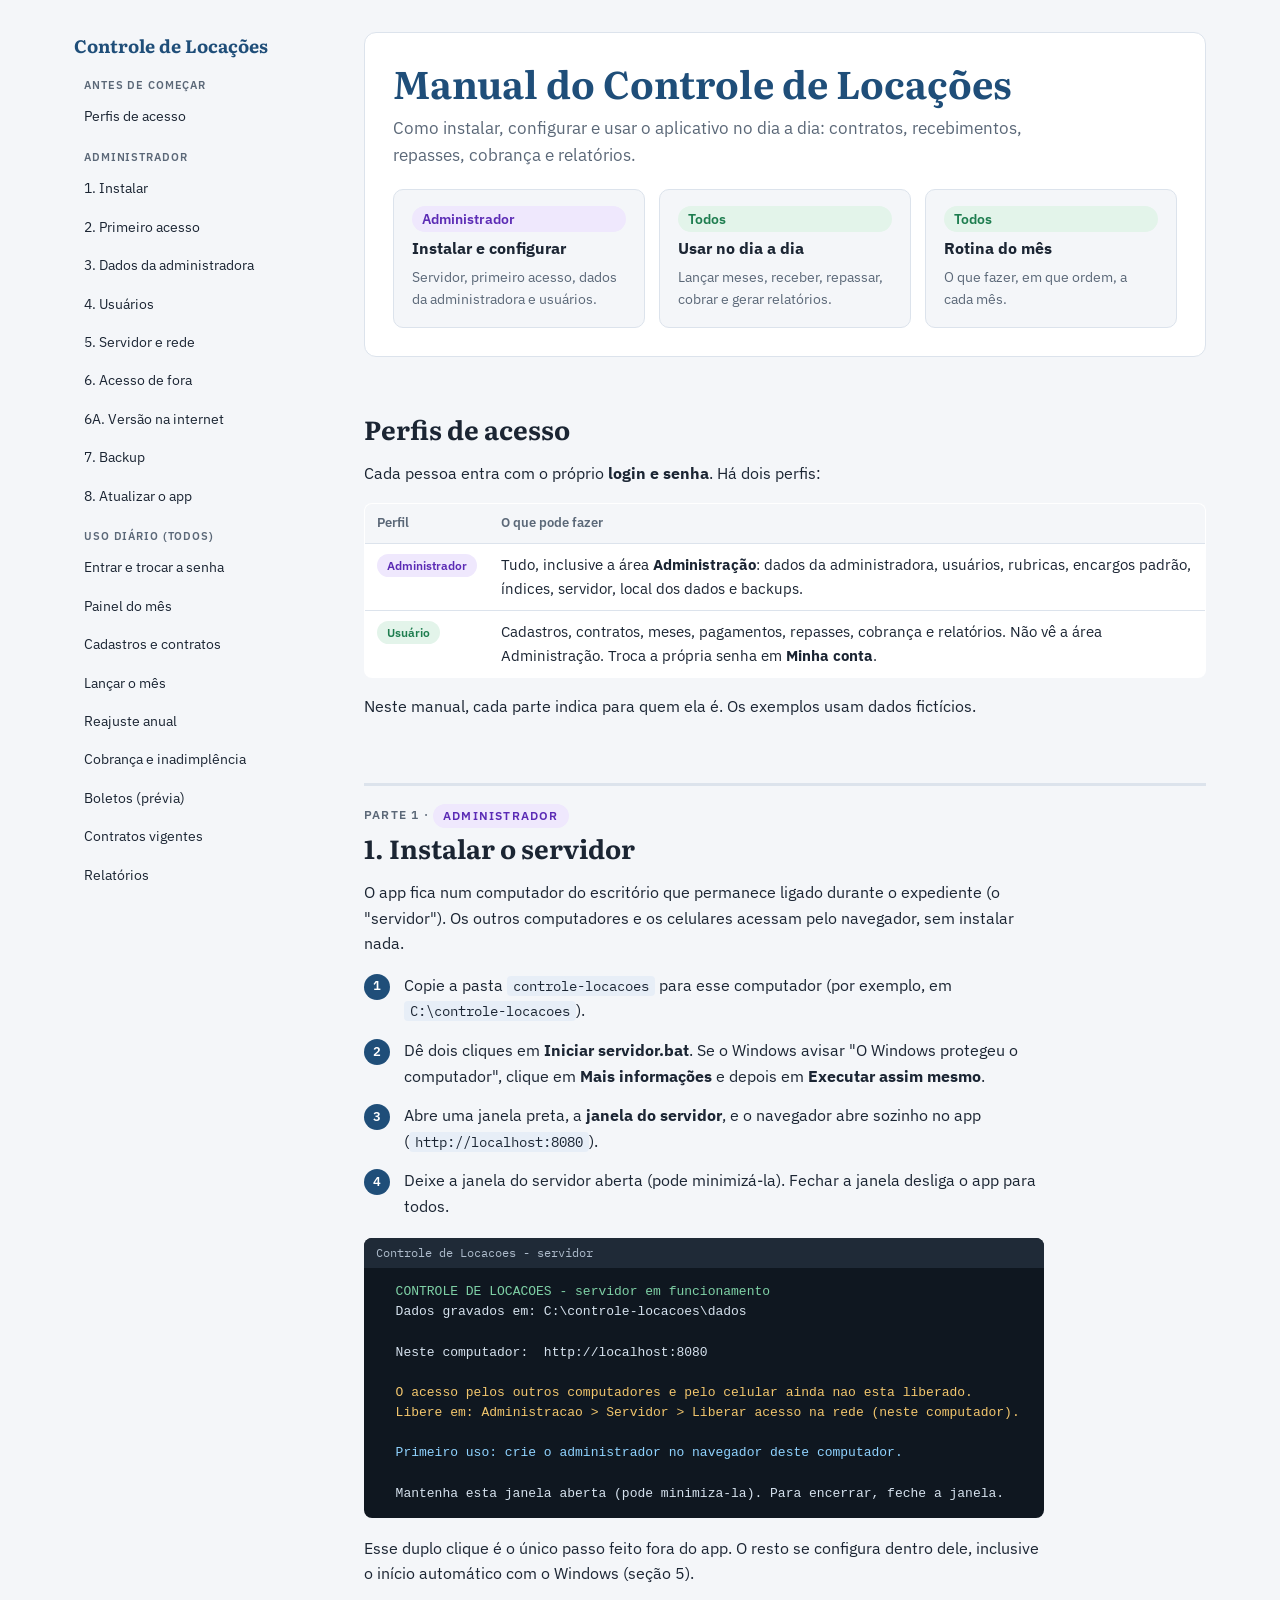
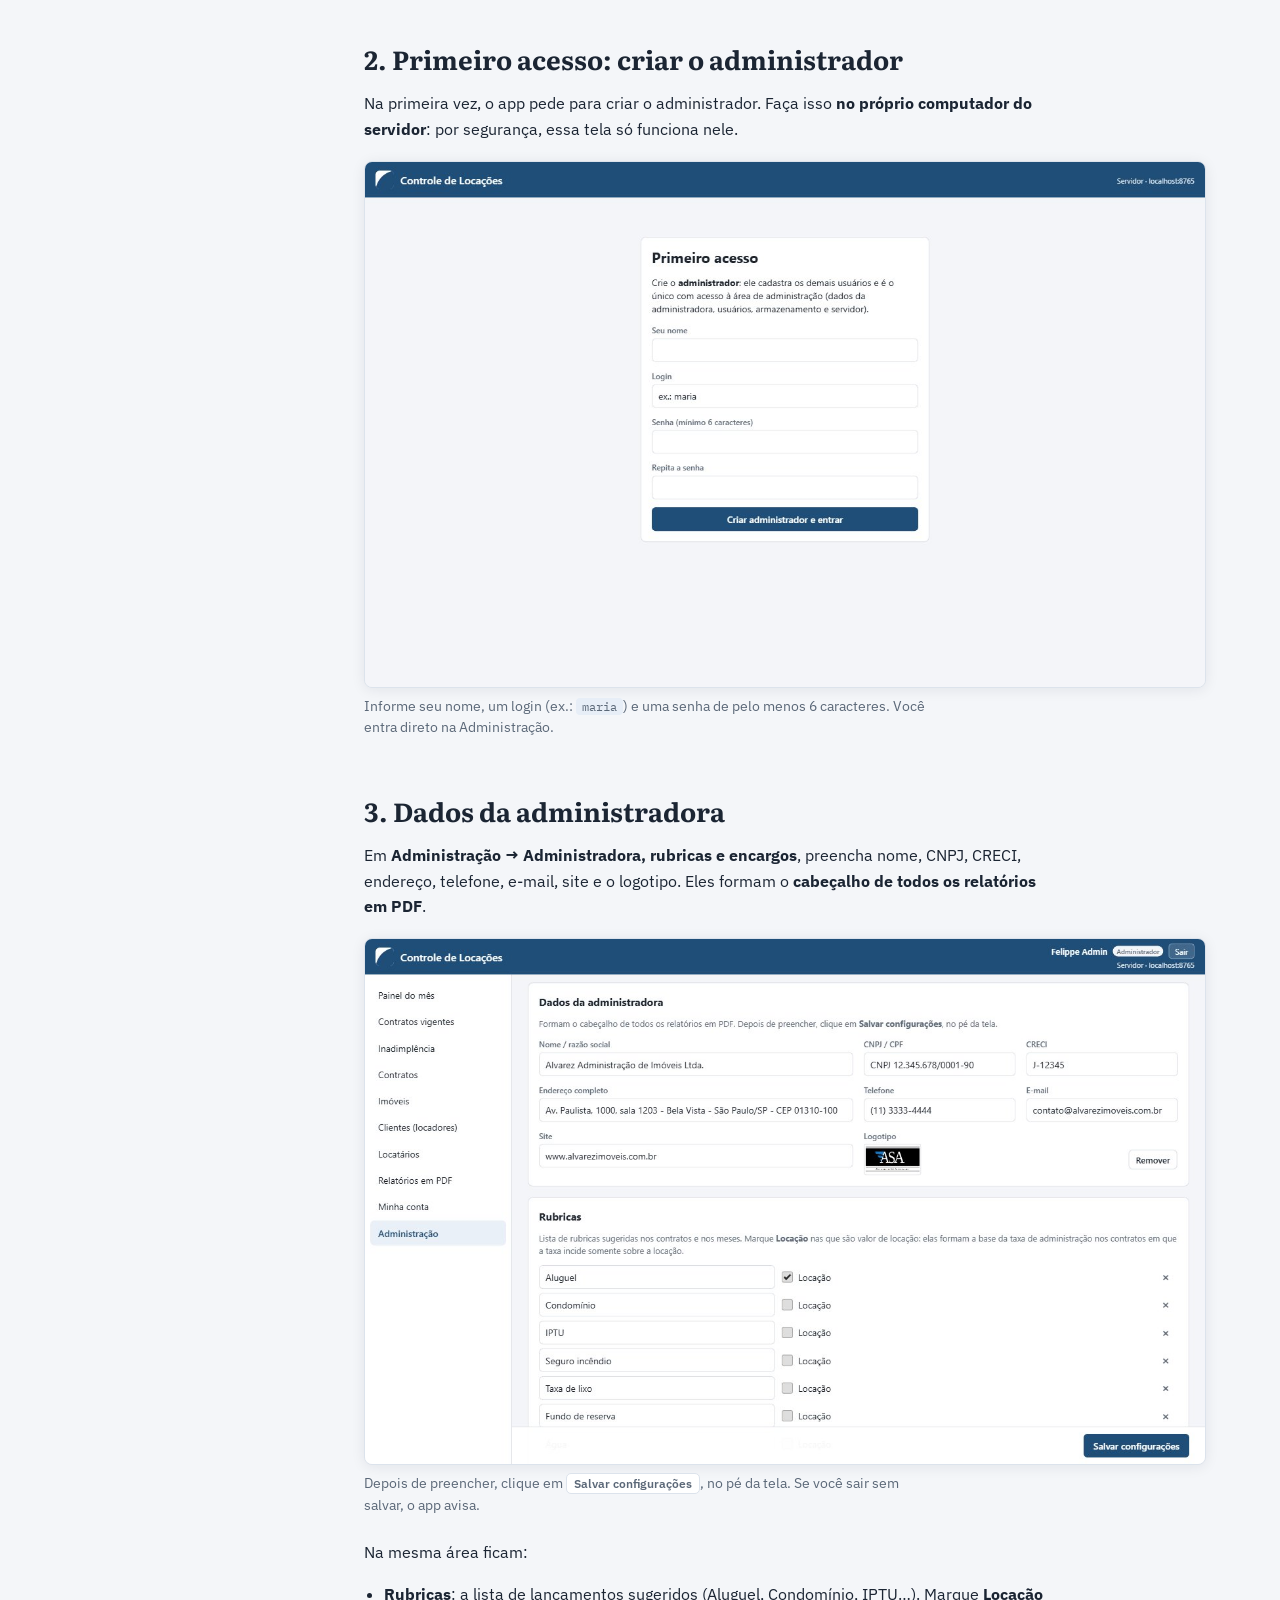
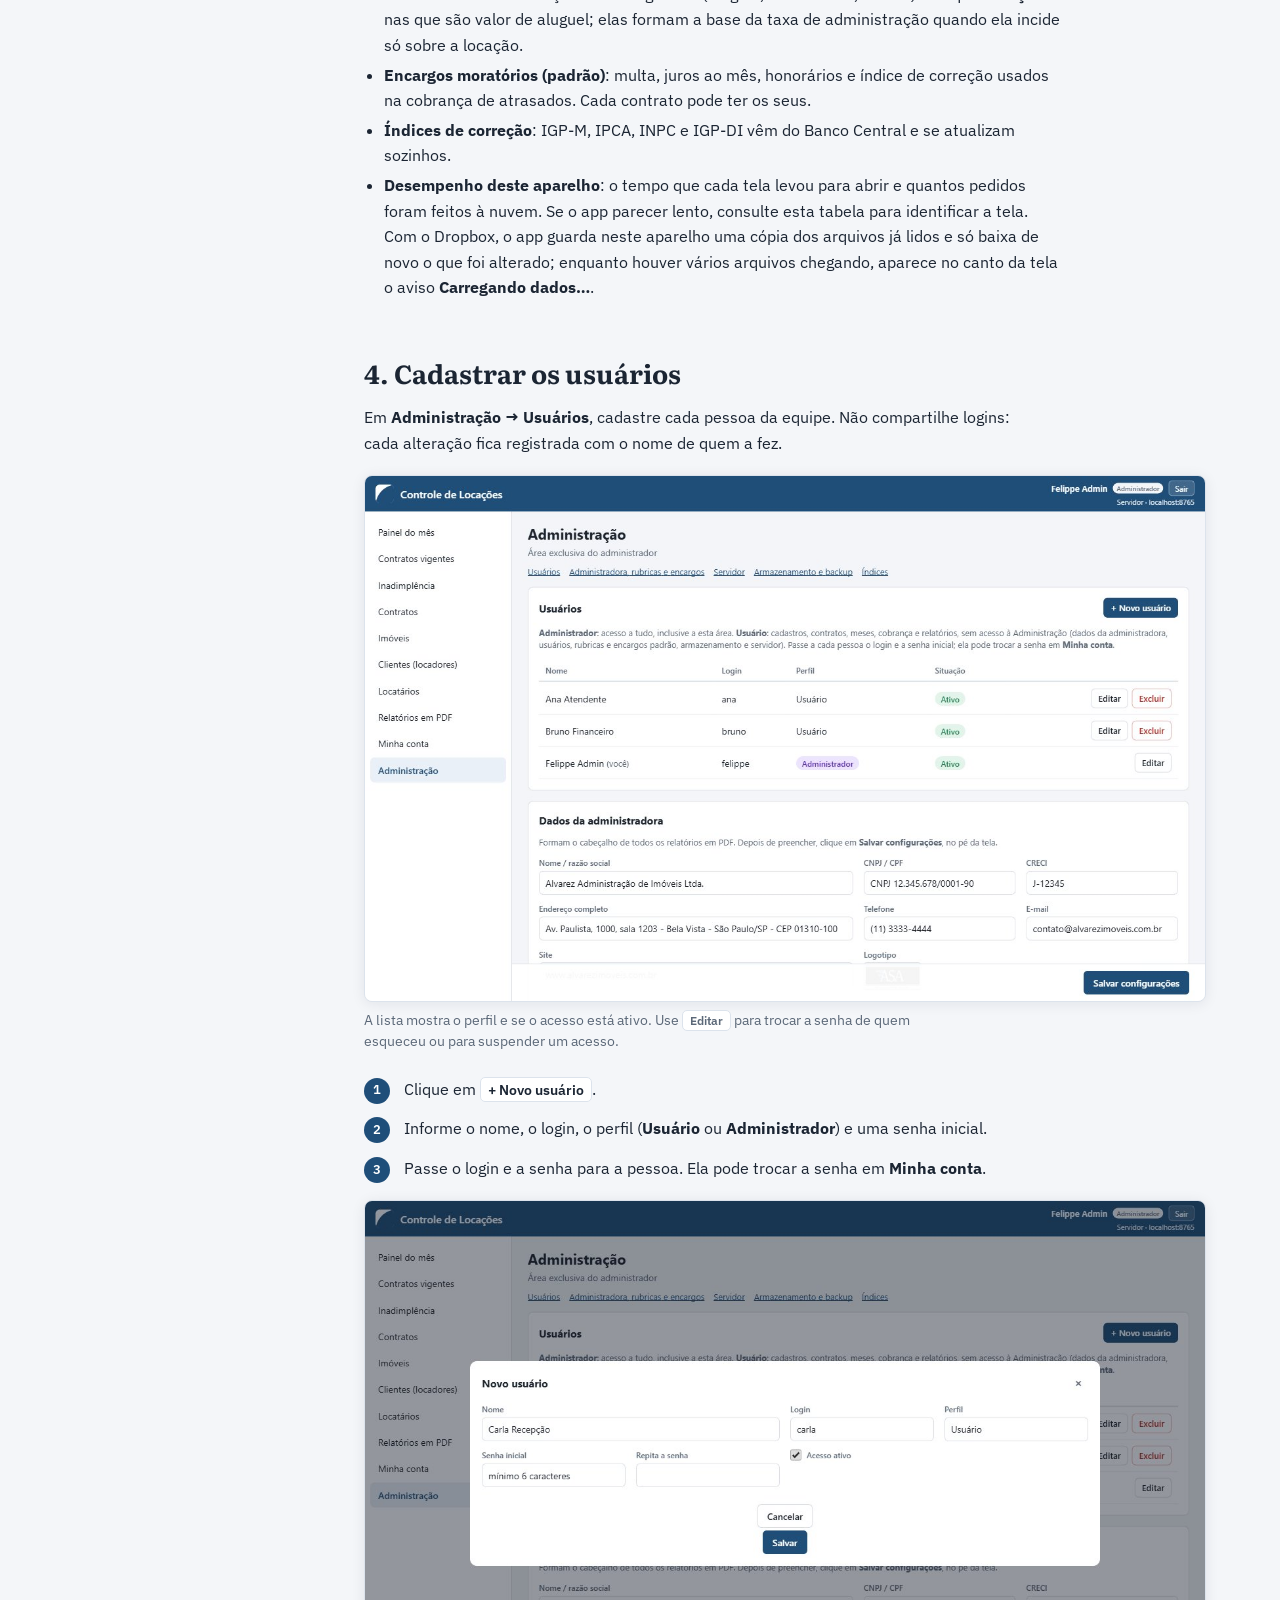
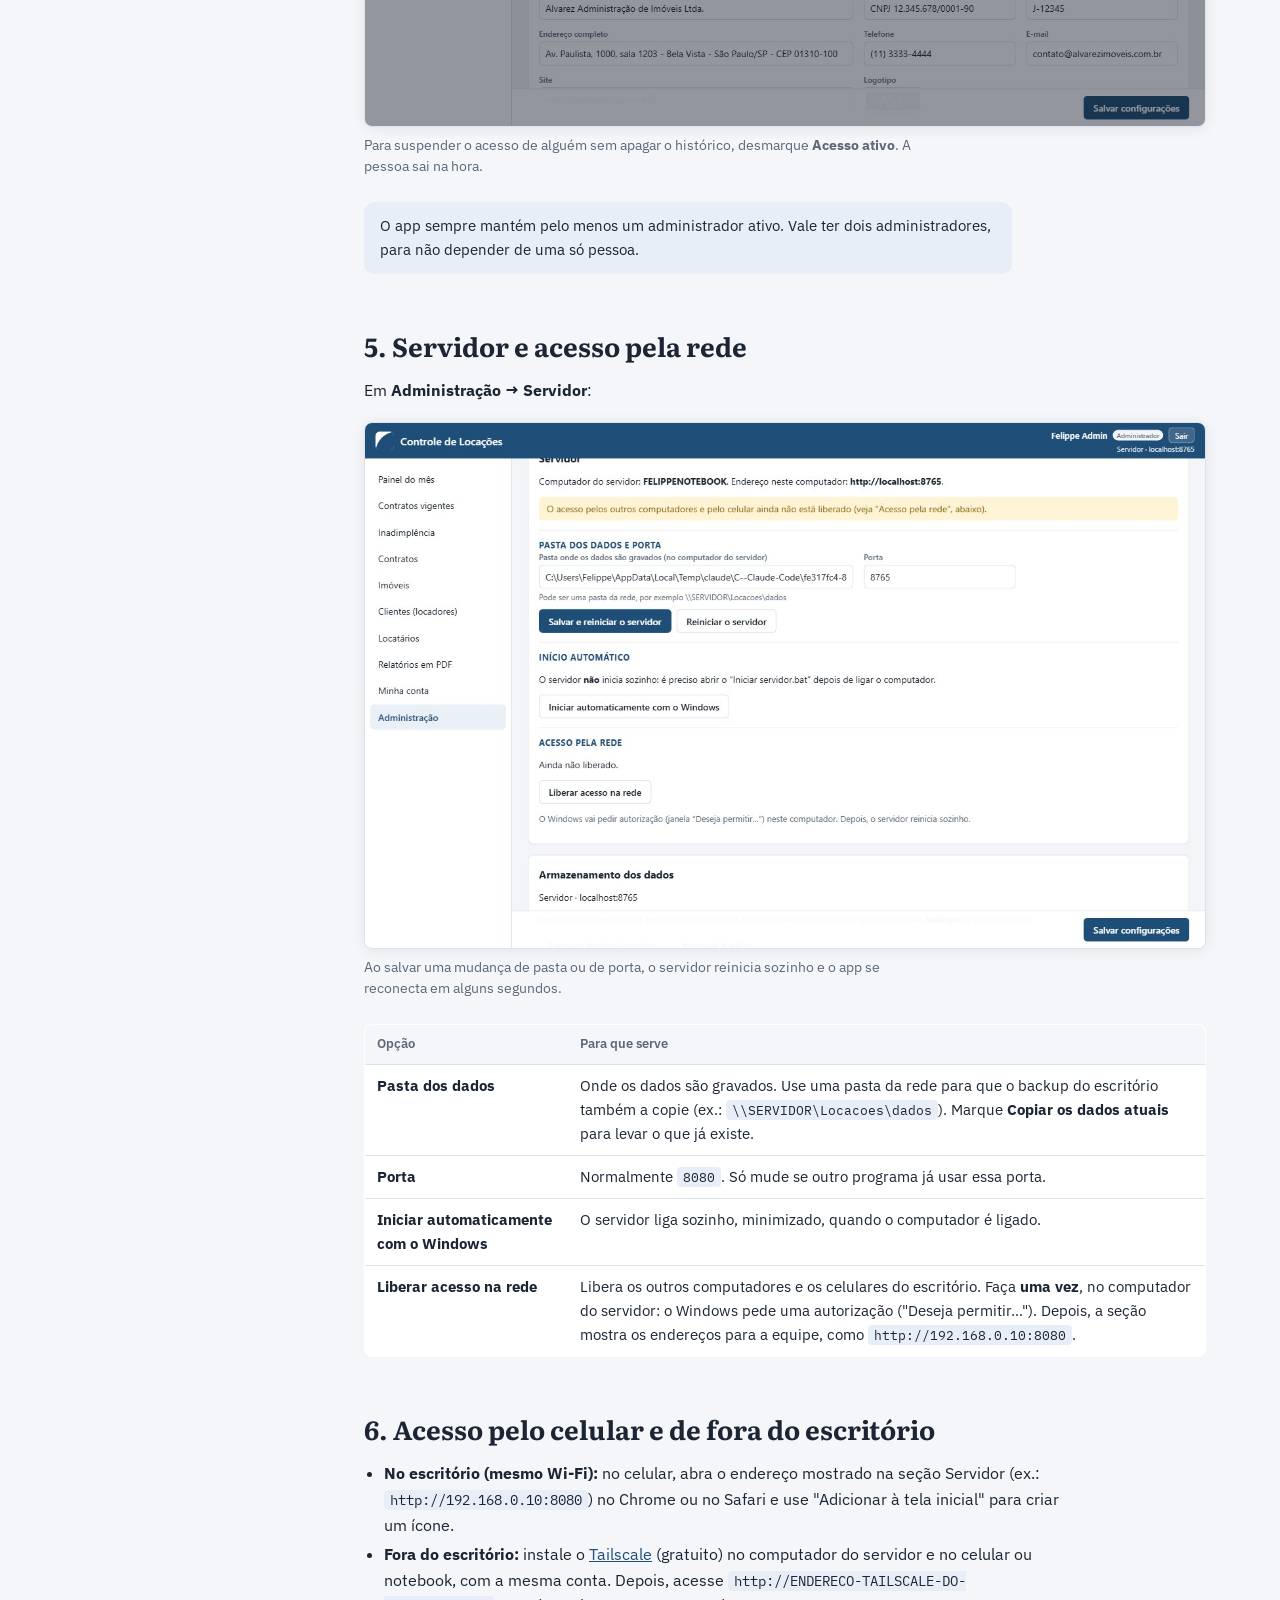
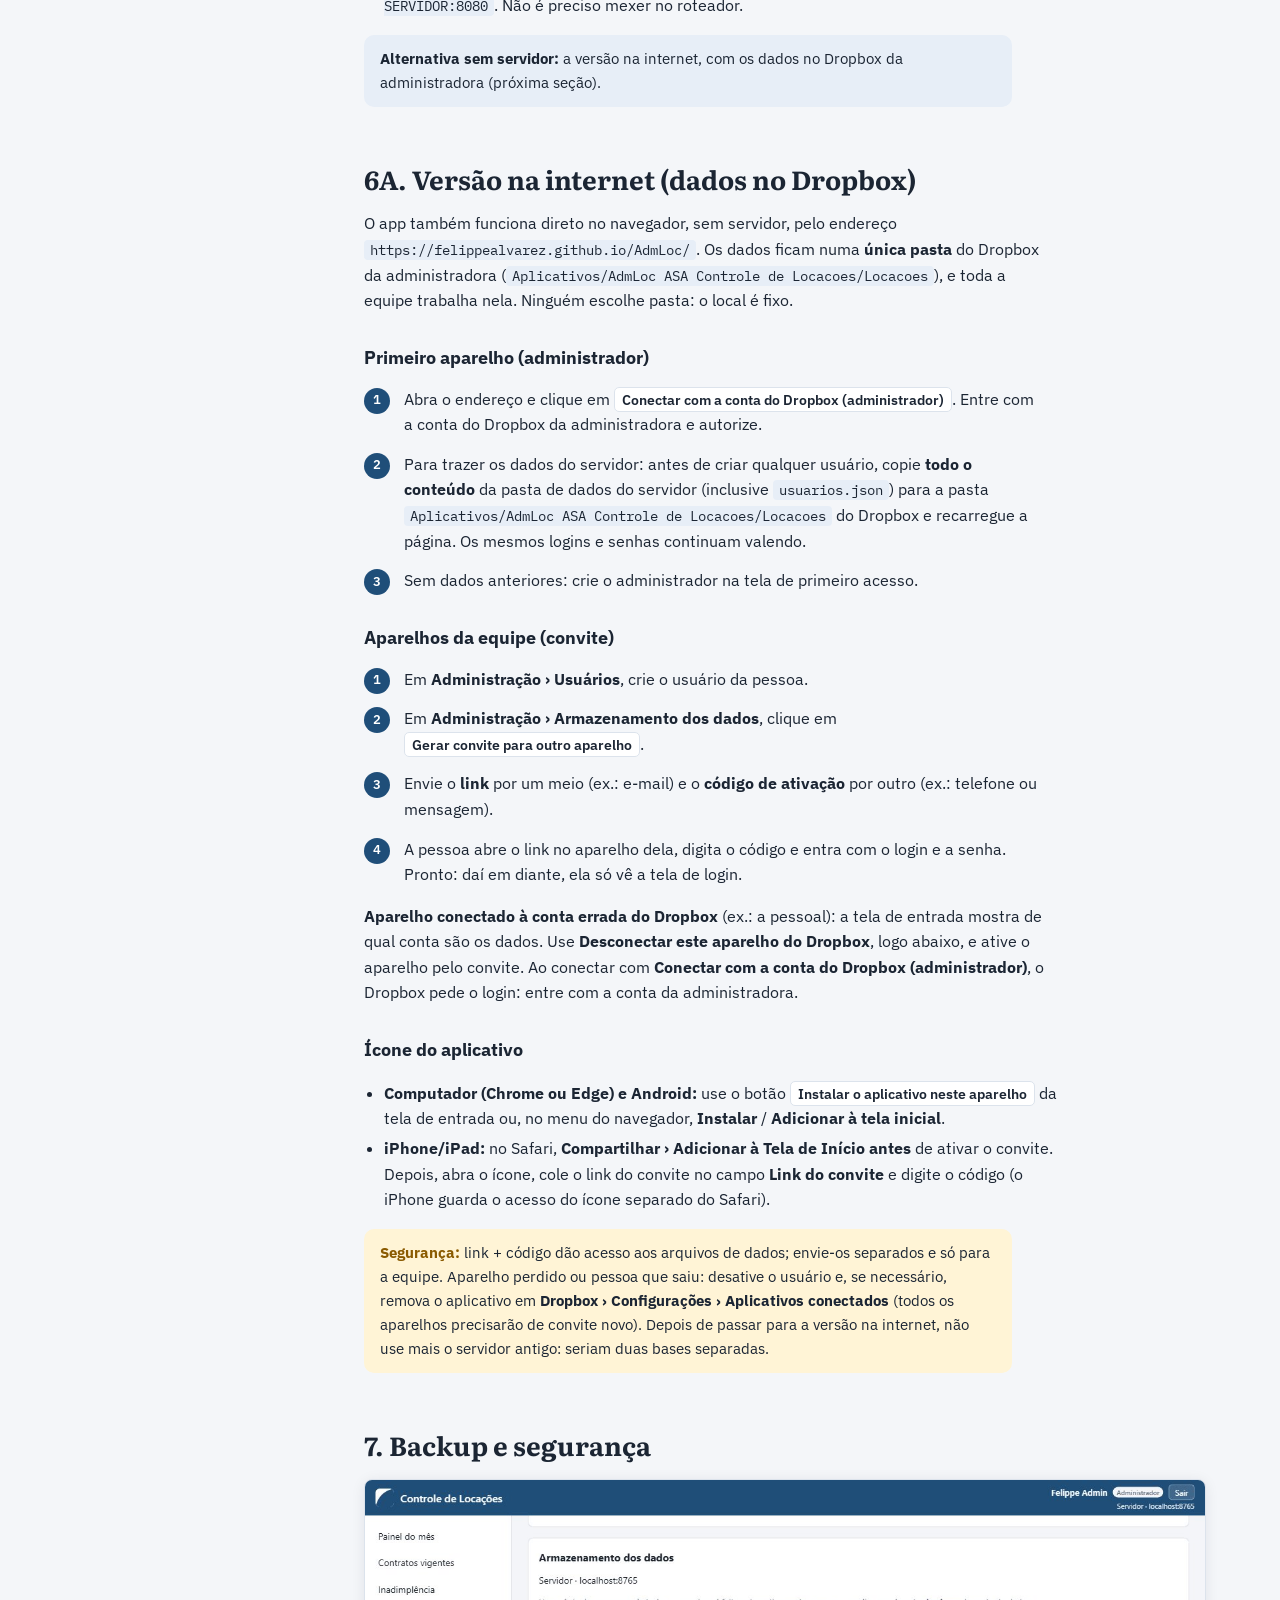
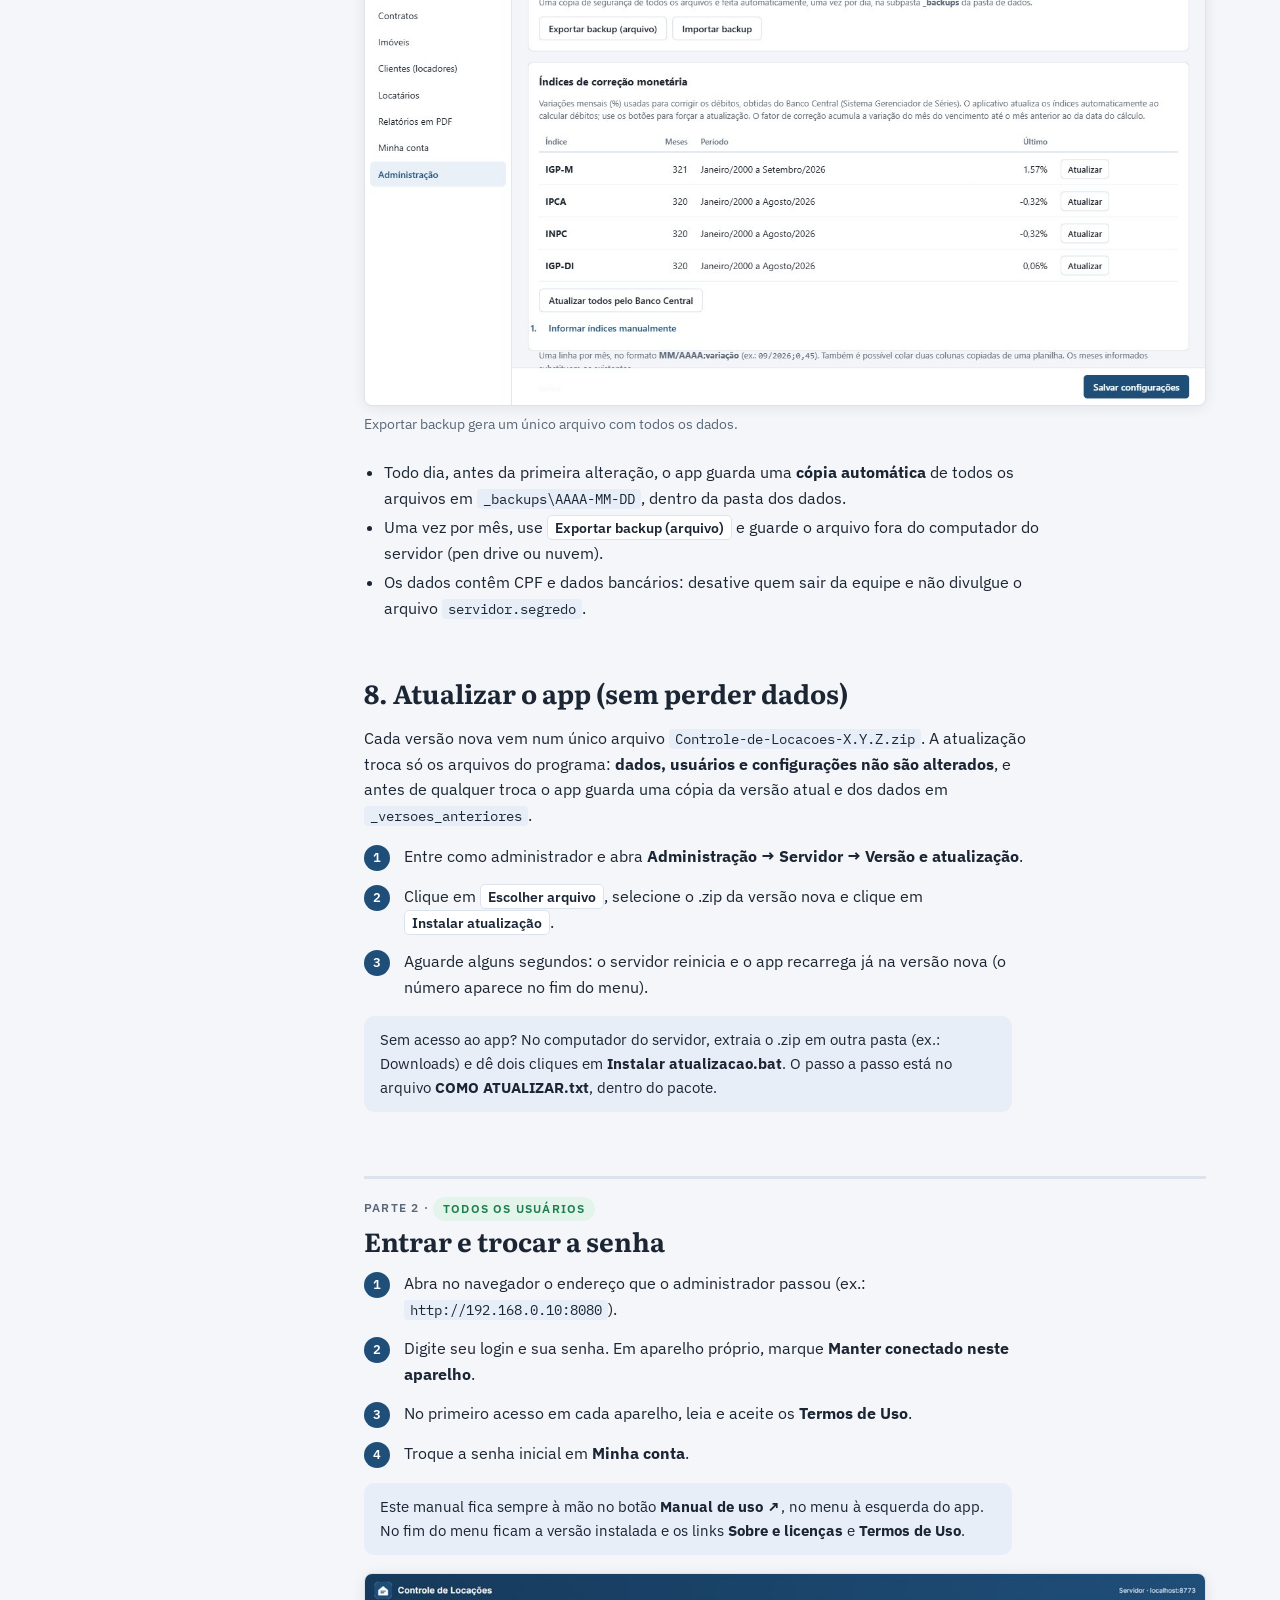
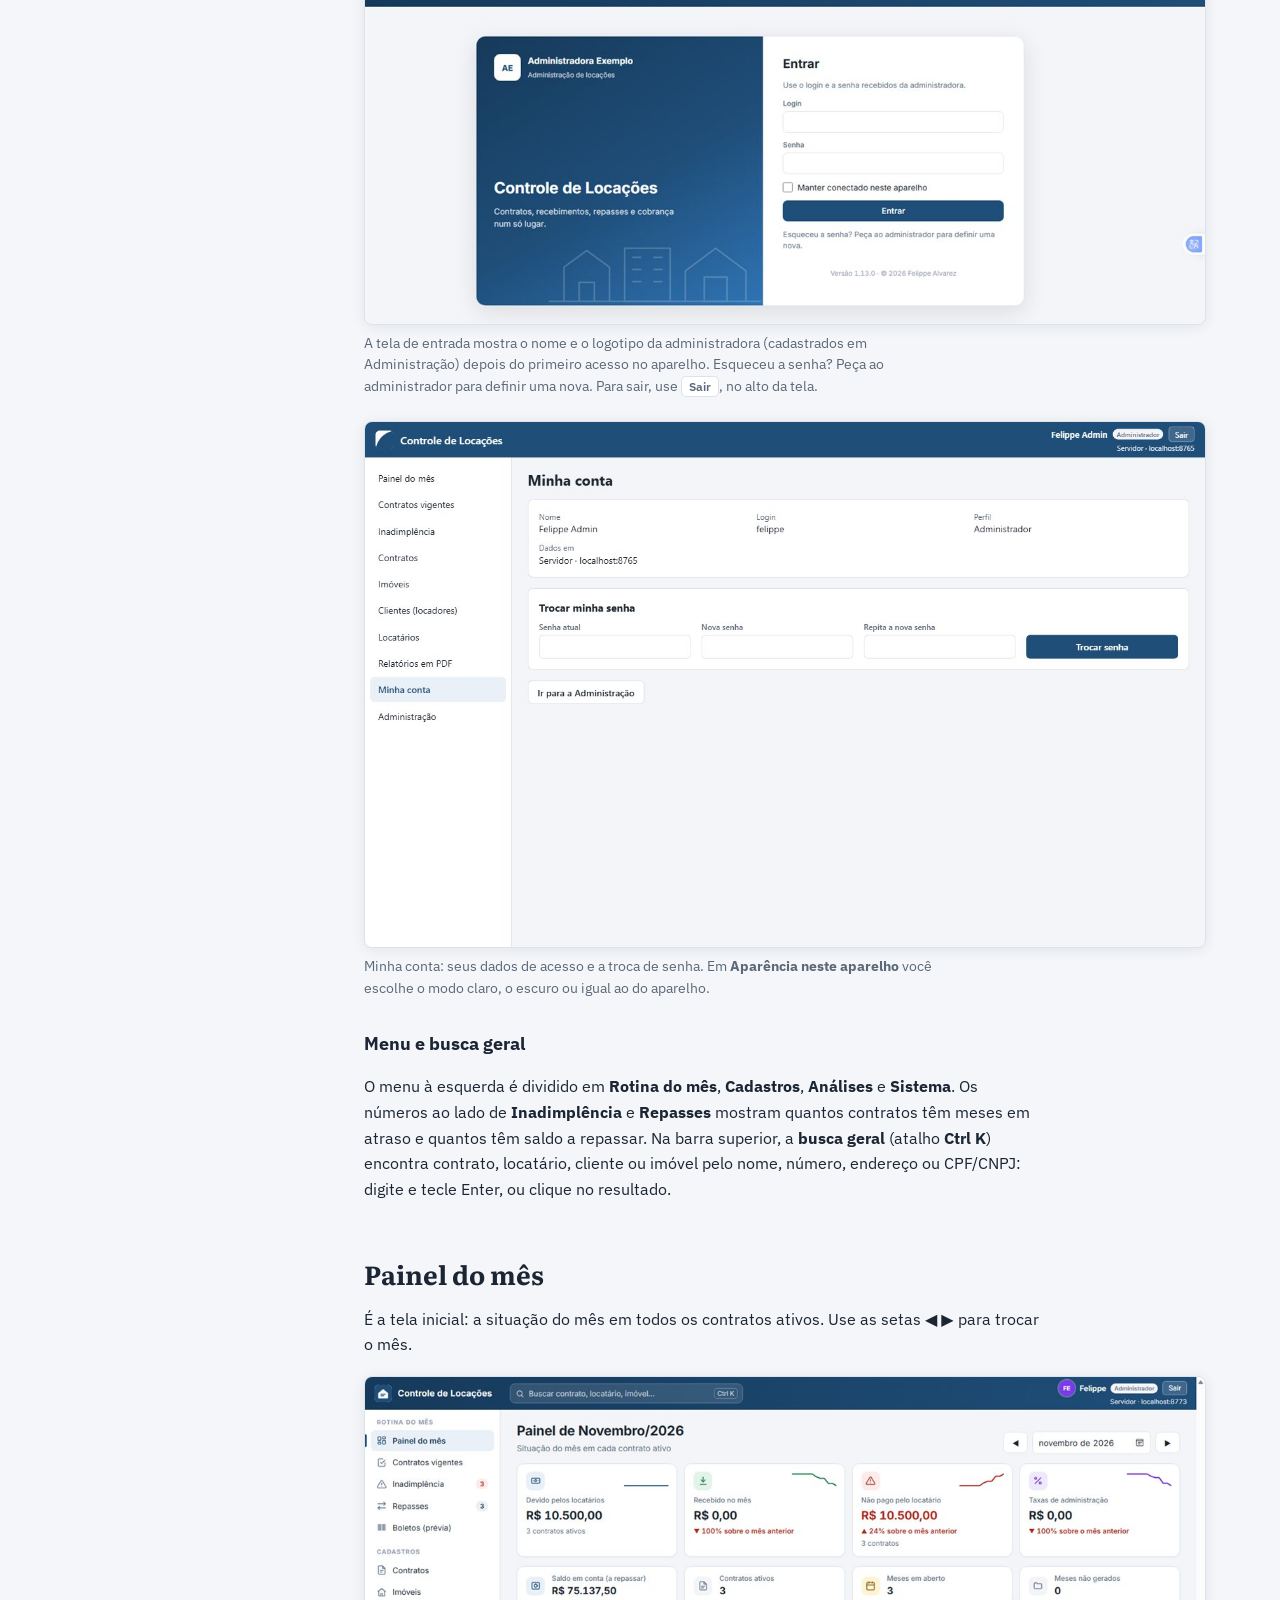
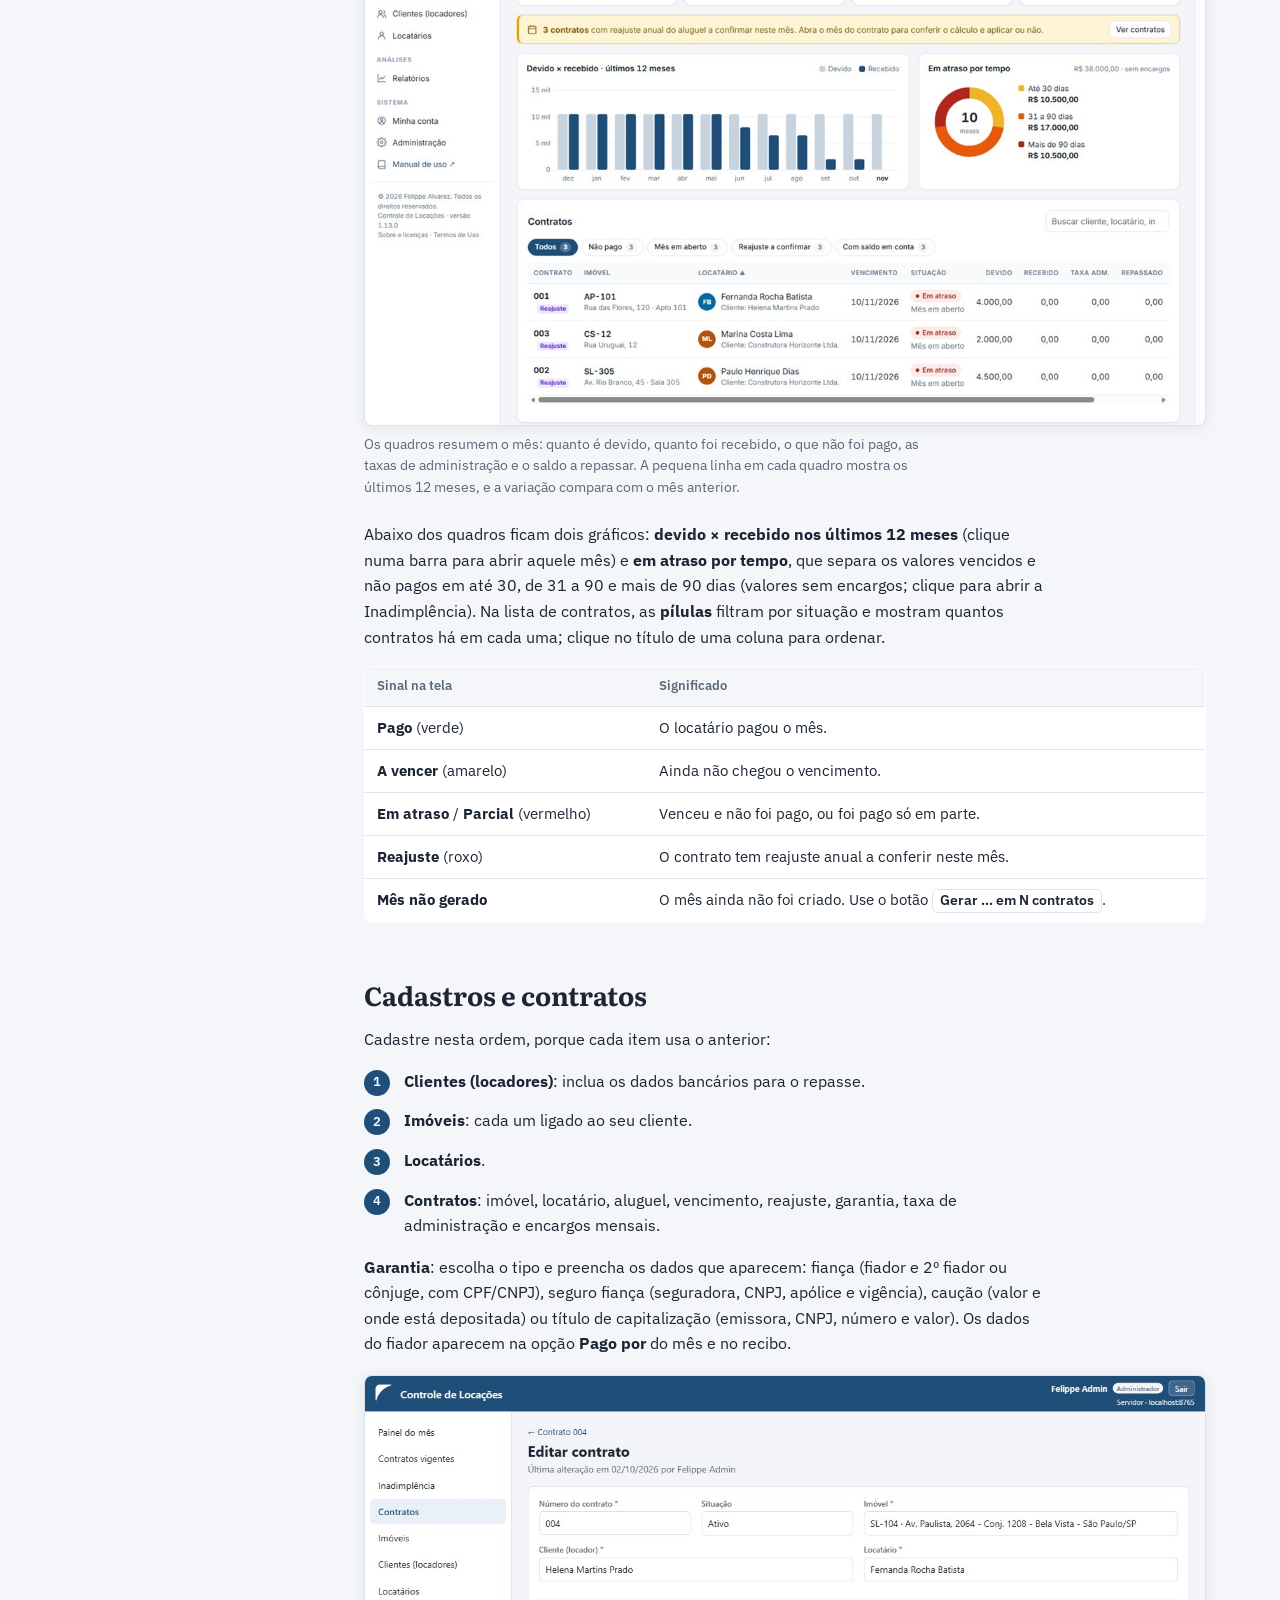
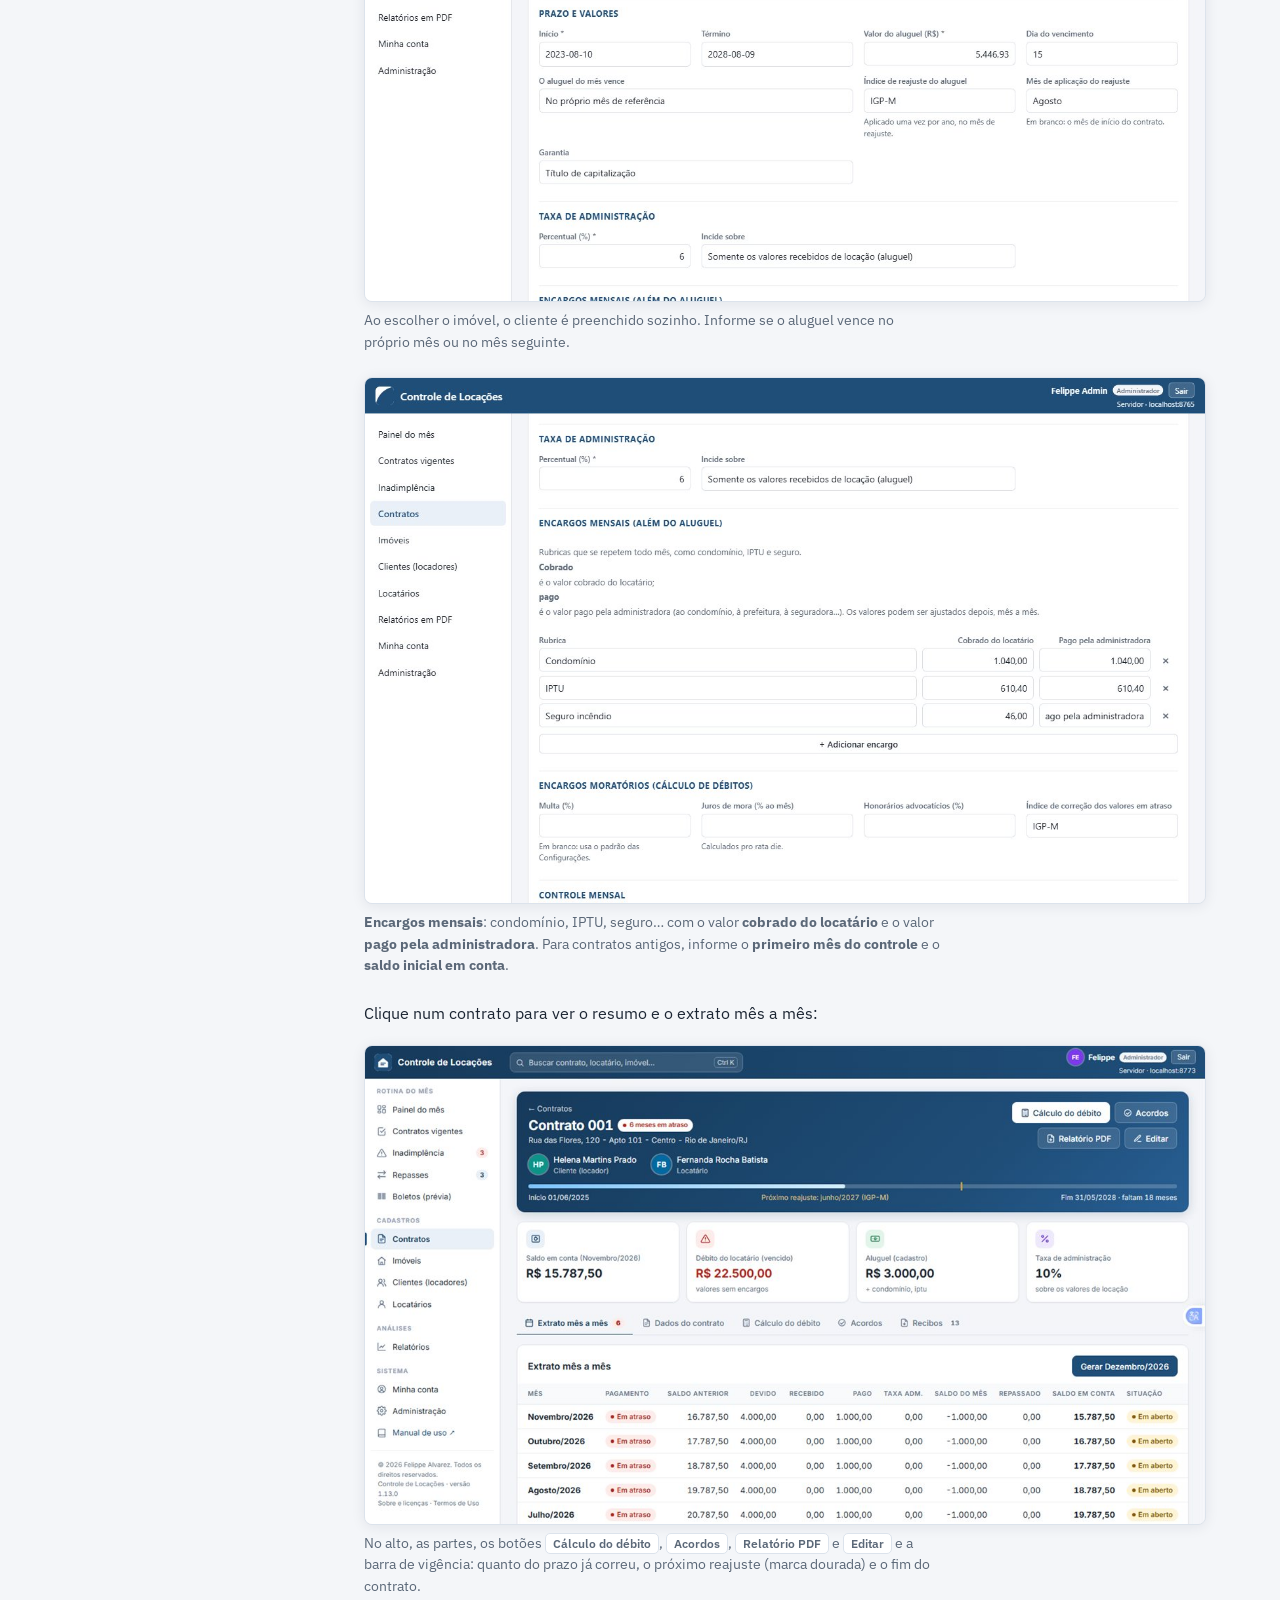
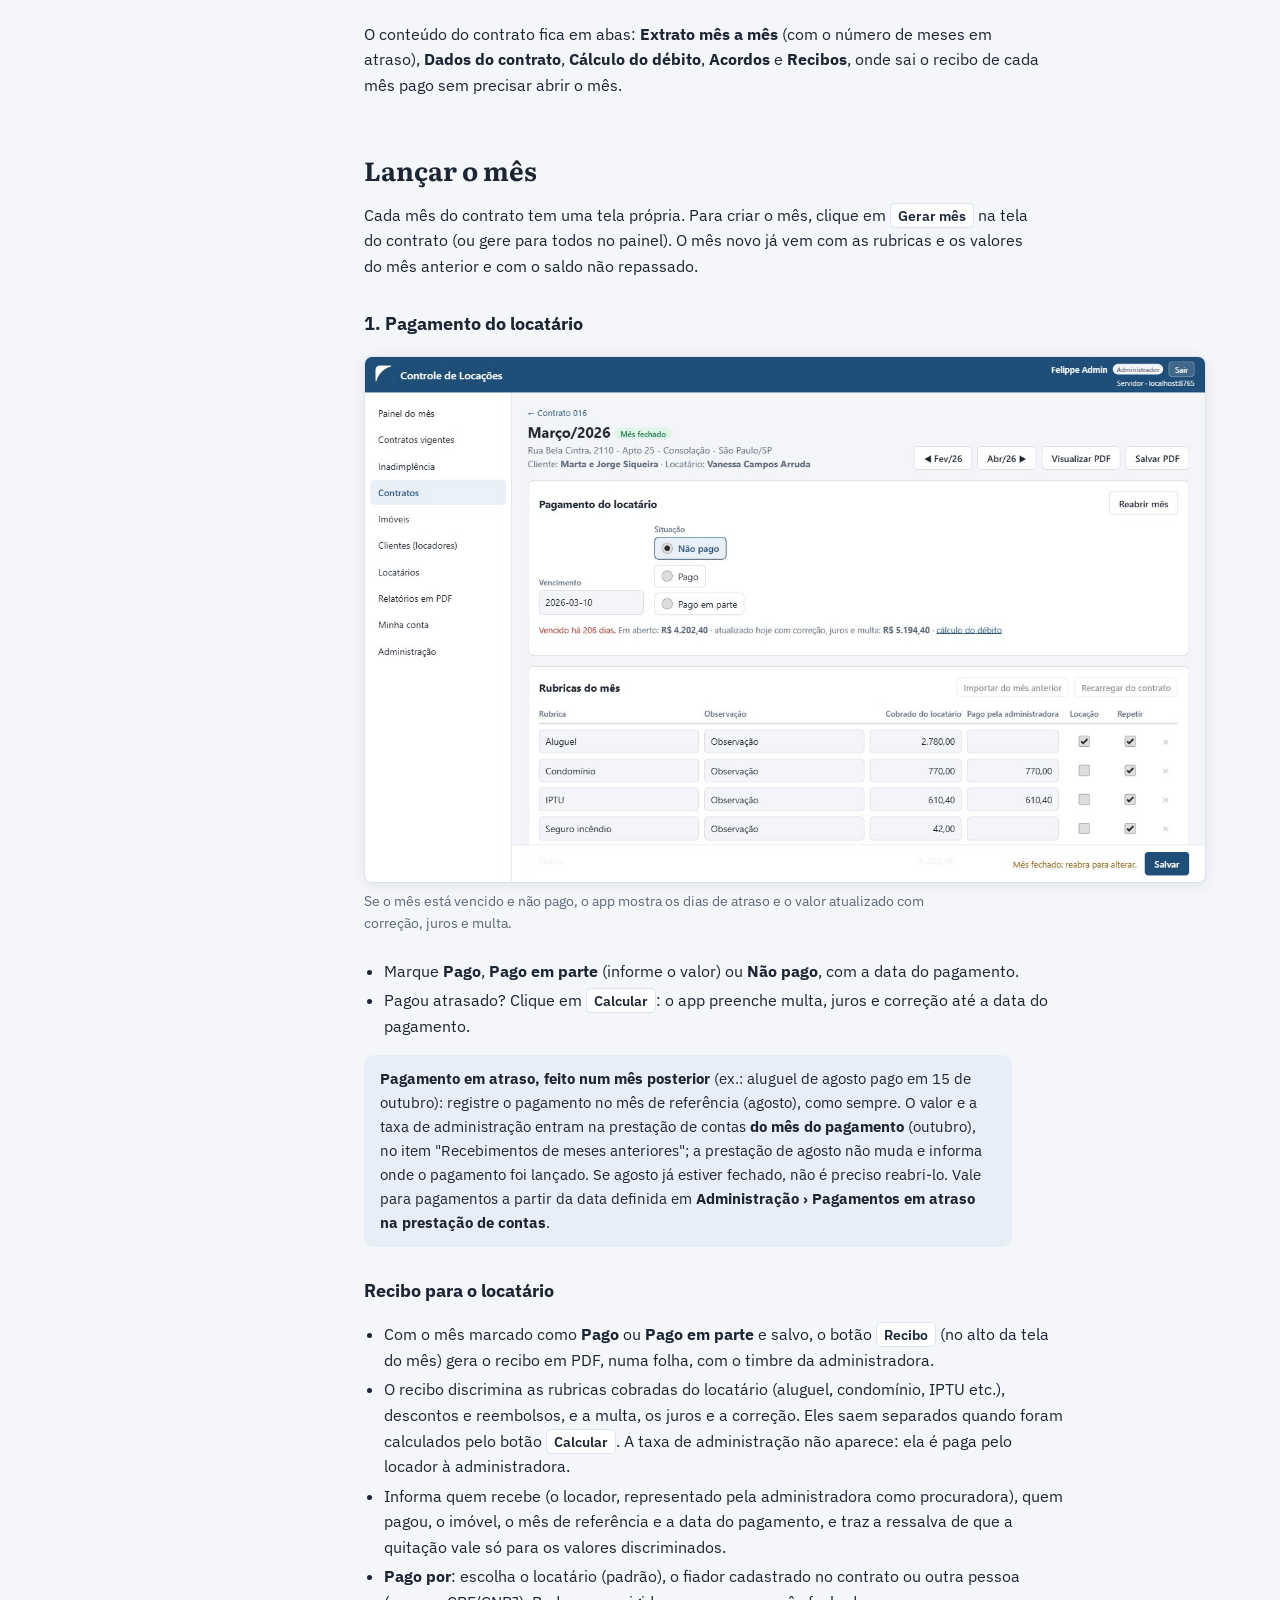
<file: manual/index.html>
<!doctype html>
<html lang="pt-BR">
<head>
<meta charset="utf-8">
<meta name="viewport" content="width=device-width, initial-scale=1">
<title>Manual do Controle de Locações</title>
<link rel="preconnect" href="https://fonts.googleapis.com">
<link rel="preconnect" href="https://fonts.gstatic.com" crossorigin>
<link rel="stylesheet" href="https://fonts.googleapis.com/css2?family=Literata:opsz,wght@7..72,500;7..72,700&family=IBM+Plex+Sans:wght@400;500;600&family=IBM+Plex+Mono:wght@500&display=swap">
<style>
/* Layout: manual de consulta — índice fixo à esquerda no computador, coluna de leitura de ~68 caracteres, capturas largas */
:root {
  --fundo: #f4f6f9;
  --papel: #ffffff;
  --tinta: #1b2533;
  --suave: #5b6878;
  --linha: #dce3ec;
  --marca: #1f4e79;
  --marca-claro: #e7eef7;
  --adm: #5b2bb5;
  --adm-claro: #efe8fd;
  --todos: #1e7d4f;
  --todos-claro: #e3f4ea;
  --atencao: #8a5a00;
  --atencao-claro: #fff4d6;
  --console: #0f1720;
  --console-texto: #d6e2ee;
  --f-titulo: "Literata", Georgia, "Times New Roman", serif;
  --f-texto: "IBM Plex Sans", "Segoe UI", system-ui, sans-serif;
  --f-mono: "IBM Plex Mono", Consolas, monospace;
}
@media (prefers-color-scheme: dark) {
  :root:not([data-theme="light"]) {
    --fundo: #10161e; --papel: #17202b; --tinta: #e3e9f1; --suave: #9aa8b8; --linha: #2a3644;
    --marca: #8db8e6; --marca-claro: #1d2c3d; --adm: #c4a8ff; --adm-claro: #2a2140; --todos: #7fd1a6; --todos-claro: #183126;
    --atencao: #f2c66d; --atencao-claro: #33290f; --console: #070b10; --console-texto: #d6e2ee; color-scheme: dark;
  }
}
:root[data-theme="dark"] {
  --fundo: #10161e; --papel: #17202b; --tinta: #e3e9f1; --suave: #9aa8b8; --linha: #2a3644;
  --marca: #8db8e6; --marca-claro: #1d2c3d; --adm: #c4a8ff; --adm-claro: #2a2140; --todos: #7fd1a6; --todos-claro: #183126;
  --atencao: #f2c66d; --atencao-claro: #33290f; --console: #070b10; --console-texto: #d6e2ee; color-scheme: dark;
}
* { box-sizing: border-box; }
body { background: var(--fundo); color: var(--tinta); font: 16px/1.6 var(--f-texto); margin: 0; }
a { color: var(--marca); }
.pagina { display: grid; grid-template-columns: 250px minmax(0, 1fr); gap: 40px; max-width: 1180px; margin: 0 auto; padding-inline: 24px; padding-block: 32px 80px; }
@media (max-width: 900px) { .pagina { grid-template-columns: minmax(0, 1fr); gap: 20px; padding-inline: 16px; padding-block: 20px 60px; } }

/* Índice */
.indice { position: sticky; top: calc(env(safe-area-inset-top, 0px) + 20px); align-self: start; max-height: calc(100vh - 40px); overflow-y: auto; font-size: 14px; }
.indice .marca { font-family: var(--f-titulo); font-weight: 700; font-size: 18px; color: var(--marca); margin-bottom: 14px; display: block; text-decoration: none; }
.indice ol { list-style: none; margin: 0; padding: 0; display: flex; flex-direction: column; gap: 2px; }
.indice li a { display: block; padding: 5px 10px; border-radius: 6px; text-decoration: none; color: var(--tinta); }
.indice li a:hover, .indice li a:focus-visible { background: var(--marca-claro); color: var(--marca); outline: none; }
.indice .grupo { margin: 16px 0 6px; font-size: 11px; font-weight: 600; letter-spacing: .08em; text-transform: uppercase; color: var(--suave); padding-left: 10px; }
@media (max-width: 900px) {
  .indice { position: static; max-height: none; background: var(--papel); border: 1px solid var(--linha); border-radius: 10px; padding: 14px; }
  .indice ol { display: grid; grid-template-columns: repeat(auto-fill, minmax(190px, 1fr)); }
}

/* Texto */
main { min-width: 0; }
.abertura { background: var(--papel); border: 1px solid var(--linha); border-radius: 12px; padding: 28px; margin-bottom: 28px; }
h1 { font-family: var(--f-titulo); font-size: clamp(28px, 4vw, 38px); line-height: 1.15; margin: 0 0 10px; text-wrap: balance; color: var(--marca); }
h2 { font-family: var(--f-titulo); font-size: 26px; line-height: 1.25; margin: 56px 0 6px; text-wrap: balance; scroll-margin-top: 20px; }
h3 { font-size: 18px; margin: 30px 0 6px; scroll-margin-top: 20px; }
p, li { max-width: 68ch; }
.sub { color: var(--suave); font-size: 17px; margin: 0; }
.parte { margin-top: 64px; padding-top: 18px; border-top: 3px solid var(--linha); }
.parte-rotulo { font-size: 12px; font-weight: 600; letter-spacing: .1em; text-transform: uppercase; color: var(--suave); margin: 0; }
.parte h2 { margin-top: 4px; }

.publico { display: inline-flex; align-items: center; gap: 6px; font-size: 12px; font-weight: 600; padding: 2px 10px; border-radius: 99px; vertical-align: middle; }
.publico.adm { background: var(--adm-claro); color: var(--adm); }
.publico.todos { background: var(--todos-claro); color: var(--todos); }

.caminhos { display: grid; grid-template-columns: repeat(auto-fit, minmax(240px, 1fr)); gap: 14px; margin-top: 20px; }
.caminho { border: 1px solid var(--linha); border-radius: 10px; padding: 16px 18px; text-decoration: none; color: var(--tinta); display: flex; flex-direction: column; gap: 4px; background: var(--fundo); }
.caminho:hover, .caminho:focus-visible { border-color: var(--marca); outline: none; }
.caminho b { font-size: 16px; }
.caminho span { color: var(--suave); font-size: 14px; }

ol.passos { counter-reset: passo; list-style: none; padding: 0; margin: 14px 0; display: flex; flex-direction: column; gap: 10px; }
ol.passos > li { counter-increment: passo; position: relative; padding-left: 40px; }
ol.passos > li::before { content: counter(passo); position: absolute; left: 0; top: 1px; width: 26px; height: 26px; border-radius: 50%; background: var(--marca); color: var(--papel); font-size: 13px; font-weight: 600; display: grid; place-items: center; font-variant-numeric: tabular-nums; }
ul { padding-left: 20px; }
li + li { margin-top: 4px; }
code, .mono { font-family: var(--f-mono); font-size: .88em; background: var(--marca-claro); padding: 1px 6px; border-radius: 4px; overflow-wrap: anywhere; }
kbd { font-family: var(--f-mono); font-size: .85em; border: 1px solid var(--linha); border-bottom-width: 2px; border-radius: 4px; padding: 0 5px; background: var(--papel); }
.botao { display: inline-block; font-size: .9em; font-weight: 600; border: 1px solid var(--linha); border-radius: 5px; padding: 0 7px; background: var(--papel); white-space: nowrap; }

.nota { border-radius: 10px; padding: 12px 16px; margin: 16px 0; max-width: 72ch; font-size: 15px; }
.nota p { margin: 0; }
.nota.dica { background: var(--marca-claro); }
.nota.atencao { background: var(--atencao-claro); color: var(--tinta); }
.nota.atencao b:first-child { color: var(--atencao); }

/* Capturas de tela */
figure { margin: 18px 0 24px; }
figure img { display: block; width: 100%; height: auto; border: 1px solid var(--linha); border-radius: 8px; box-shadow: 0 2px 14px rgba(15, 30, 50, .08); cursor: zoom-in; background: #fff; }
figcaption { font-size: 13.5px; color: var(--suave); margin-top: 8px; max-width: 72ch; }
.celulares { display: grid; grid-template-columns: repeat(3, minmax(0, 1fr)); gap: 16px; max-width: 760px; }
.celulares img { border-radius: 16px; }
.exemplos { display: grid; grid-template-columns: repeat(3, minmax(0, 1fr)); gap: 16px; }
@media (max-width: 640px) { .celulares, .exemplos { grid-template-columns: minmax(0, 1fr); max-width: 360px; } }

/* Janela do servidor (ilustração) */
.console { background: var(--console); color: var(--console-texto); border-radius: 8px; font: 13px/1.55 var(--f-mono); padding: 0; margin: 18px 0; max-width: 680px; overflow: hidden; }
.console .barra { background: #1f2a37; color: #aebccc; padding: 6px 12px; font-size: 12px; }
.console pre { margin: 0; padding: 14px 16px; overflow-x: auto; white-space: pre; }
.console .ok { color: #7fd1a6; } .console .av { color: #f2c66d; } .console .ci { color: #8fd3ff; }

/* Tabelas */
.tabela-rolagem { overflow-x: auto; margin: 14px 0; }
table { border-collapse: collapse; width: 100%; font-size: 15px; background: var(--papel); border: 1px solid var(--linha); border-radius: 8px; overflow: hidden; }
th, td { text-align: left; padding: 9px 12px; border-bottom: 1px solid var(--linha); vertical-align: top; }
th { font-size: 13px; color: var(--suave); font-weight: 600; background: var(--fundo); }
tr:last-child td { border-bottom: 0; }

.rotina { display: grid; grid-template-columns: repeat(auto-fit, minmax(230px, 1fr)); gap: 12px; margin: 16px 0; }
.rotina div { background: var(--papel); border: 1px solid var(--linha); border-radius: 10px; padding: 14px 16px; }
.rotina b { display: block; font-family: var(--f-titulo); color: var(--marca); margin-bottom: 4px; }
.rotina p { margin: 0; font-size: 14.5px; }

details { background: var(--papel); border: 1px solid var(--linha); border-radius: 10px; padding: 12px 16px; margin: 10px 0; max-width: 76ch; }
summary { cursor: pointer; font-weight: 600; }
details p { margin: 8px 0 0; }

.rodape-manual { margin-top: 56px; padding-top: 16px; border-top: 1px solid var(--linha); color: var(--suave); font-size: 13px; }

/* Ampliação das imagens */
.zoom { position: fixed; inset: 0; background: rgba(8, 14, 22, .86); display: grid; place-items: center; padding: 20px; z-index: 10; cursor: zoom-out; }
.zoom img { max-width: 100%; max-height: 100%; border-radius: 6px; }
:focus-visible { outline: 2px solid var(--marca); outline-offset: 2px; }
@media (prefers-reduced-motion: no-preference) { html { scroll-behavior: smooth; } }
</style>

</head>
<body>
<div class="pagina">
  <nav class="indice" aria-label="Índice">
    <a class="marca" href="#inicio">Controle de Locações</a>
    <div class="grupo">Antes de começar</div>
    <ol>
      <li><a href="#perfis">Perfis de acesso</a></li>
    </ol>
    <div class="grupo">Administrador</div>
    <ol>
      <li><a href="#instalar">1. Instalar</a></li>
      <li><a href="#primeiro">2. Primeiro acesso</a></li>
      <li><a href="#administradora">3. Dados da administradora</a></li>
      <li><a href="#usuarios">4. Usuários</a></li>
      <li><a href="#servidor">5. Servidor e rede</a></li>
      <li><a href="#celular-fora">6. Acesso de fora</a></li>
      <li><a href="#internet">6A. Versão na internet</a></li>
      <li><a href="#backup">7. Backup</a></li>
      <li><a href="#atualizar">8. Atualizar o app</a></li>
    </ol>
    <div class="grupo">Uso diário (todos)</div>
    <ol>
      <li><a href="#entrar">Entrar e trocar a senha</a></li>
      <li><a href="#painel">Painel do mês</a></li>
      <li><a href="#cadastros">Cadastros e contratos</a></li>
      <li><a href="#mes">Lançar o mês</a></li>
      <li><a href="#reajuste">Reajuste anual</a></li>
      <li><a href="#cobranca">Cobrança e inadimplência</a></li>
      <li><a href="#boletos">Boletos (prévia)</a></li>
      <li><a href="#vigentes">Contratos vigentes</a></li>
      <li><a href="#relatorios">Relatórios</a></li>
      <li><a href="#no-celular">No celular</a></li>
      <li><a href="#rotina">Rotina do mês</a></li>
      <li><a href="#duvidas">Dúvidas e problemas</a></li>
    </ol>
  </nav>

  <main>
    <header class="abertura" id="inicio">
      <h1>Manual do Controle de Locações</h1>
      <p class="sub">Como instalar, configurar e usar o aplicativo no dia a dia: contratos, recebimentos, repasses, cobrança e relatórios.</p>
      <div class="caminhos">
        <a class="caminho" href="#instalar"><span class="publico adm">Administrador</span><b>Instalar e configurar</b><span>Servidor, primeiro acesso, dados da administradora e usuários.</span></a>
        <a class="caminho" href="#entrar"><span class="publico todos">Todos</span><b>Usar no dia a dia</b><span>Lançar meses, receber, repassar, cobrar e gerar relatórios.</span></a>
        <a class="caminho" href="#rotina"><span class="publico todos">Todos</span><b>Rotina do mês</b><span>O que fazer, em que ordem, a cada mês.</span></a>
      </div>
    </header>

    <section id="perfis">
      <h2>Perfis de acesso</h2>
      <p>Cada pessoa entra com o próprio <b>login e senha</b>. Há dois perfis:</p>
      <div class="tabela-rolagem"><table>
        <thead><tr><th>Perfil</th><th>O que pode fazer</th></tr></thead>
        <tbody>
          <tr><td><span class="publico adm">Administrador</span></td><td>Tudo, inclusive a área <b>Administração</b>: dados da administradora, usuários, rubricas, encargos padrão, índices, servidor, local dos dados e backups.</td></tr>
          <tr><td><span class="publico todos">Usuário</span></td><td>Cadastros, contratos, meses, pagamentos, repasses, cobrança e relatórios. Não vê a área Administração. Troca a própria senha em <b>Minha conta</b>.</td></tr>
        </tbody>
      </table></div>
      <p>Neste manual, cada parte indica para quem ela é. Os exemplos usam dados fictícios.</p>
    </section>

    <div class="parte">
      <p class="parte-rotulo">Parte 1 · <span class="publico adm">Administrador</span></p>
      <h2 id="instalar">1. Instalar o servidor</h2>
    </div>
    <p>O app fica num computador do escritório que permanece ligado durante o expediente (o "servidor"). Os outros computadores e os celulares acessam pelo navegador, sem instalar nada.</p>
    <ol class="passos">
      <li>Copie a pasta <code>controle-locacoes</code> para esse computador (por exemplo, em <code>C:\controle-locacoes</code>).</li>
      <li>Dê dois cliques em <b>Iniciar servidor.bat</b>. Se o Windows avisar "O Windows protegeu o computador", clique em <b>Mais informações</b> e depois em <b>Executar assim mesmo</b>.</li>
      <li>Abre uma janela preta, a <b>janela do servidor</b>, e o navegador abre sozinho no app (<code>http://localhost:8080</code>).</li>
      <li>Deixe a janela do servidor aberta (pode minimizá-la). Fechar a janela desliga o app para todos.</li>
    </ol>
    <div class="console" role="img" aria-label="Ilustração da janela do servidor">
      <div class="barra">Controle de Locacoes - servidor</div>
<pre>
  <span class="ok">CONTROLE DE LOCACOES - servidor em funcionamento</span>
  Dados gravados em: C:\controle-locacoes\dados

  Neste computador:  http://localhost:8080

  <span class="av">O acesso pelos outros computadores e pelo celular ainda nao esta liberado.</span>
  <span class="av">Libere em: Administracao > Servidor > Liberar acesso na rede (neste computador).</span>

  <span class="ci">Primeiro uso: crie o administrador no navegador deste computador.</span>

  Mantenha esta janela aberta (pode minimiza-la). Para encerrar, feche a janela.
</pre>
    </div>
    <p>Esse duplo clique é o único passo feito fora do app. O resto se configura dentro dele, inclusive o início automático com o Windows (seção 5).</p>

    <h2 id="primeiro">2. Primeiro acesso: criar o administrador</h2>
    <p>Na primeira vez, o app pede para criar o administrador. Faça isso <b>no próprio computador do servidor</b>: por segurança, essa tela só funciona nele.</p>
    <figure><img src="img/primeiro-acesso.jpg" alt="Tela de primeiro acesso com campos de nome, login e senha do administrador" loading="lazy">
      <figcaption>Informe seu nome, um login (ex.: <code>maria</code>) e uma senha de pelo menos 6 caracteres. Você entra direto na Administração.</figcaption></figure>

    <h2 id="administradora">3. Dados da administradora</h2>
    <p>Em <b>Administração → Administradora, rubricas e encargos</b>, preencha nome, CNPJ, CRECI, endereço, telefone, e-mail, site e o logotipo. Eles formam o <b>cabeçalho de todos os relatórios em PDF</b>.</p>
    <figure><img src="img/admin-administradora.jpg" alt="Formulário com os dados da administradora e o logotipo" loading="lazy">
      <figcaption>Depois de preencher, clique em <span class="botao">Salvar configurações</span>, no pé da tela. Se você sair sem salvar, o app avisa.</figcaption></figure>
    <p>Na mesma área ficam:</p>
    <ul>
      <li><b>Rubricas</b>: a lista de lançamentos sugeridos (Aluguel, Condomínio, IPTU…). Marque <b>Locação</b> nas que são valor de aluguel; elas formam a base da taxa de administração quando ela incide só sobre a locação.</li>
      <li><b>Encargos moratórios (padrão)</b>: multa, juros ao mês, honorários e índice de correção usados na cobrança de atrasados. Cada contrato pode ter os seus.</li>
      <li><b>Índices de correção</b>: IGP-M, IPCA, INPC e IGP-DI vêm do Banco Central e se atualizam sozinhos.</li>
      <li><b>Desempenho deste aparelho</b>: o tempo que cada tela levou para abrir e quantos pedidos foram feitos à nuvem. Se o app parecer lento, consulte esta tabela para identificar a tela. Com o Dropbox, o app guarda neste aparelho uma cópia dos arquivos já lidos e só baixa de novo o que foi alterado; enquanto houver vários arquivos chegando, aparece no canto da tela o aviso <b>Carregando dados…</b>.</li>
    </ul>

    <h2 id="usuarios">4. Cadastrar os usuários</h2>
    <p>Em <b>Administração → Usuários</b>, cadastre cada pessoa da equipe. Não compartilhe logins: cada alteração fica registrada com o nome de quem a fez.</p>
    <figure><img src="img/admin-usuarios.jpg" alt="Lista de usuários com nome, login, perfil e situação" loading="lazy">
      <figcaption>A lista mostra o perfil e se o acesso está ativo. Use <span class="botao">Editar</span> para trocar a senha de quem esqueceu ou para suspender um acesso.</figcaption></figure>
    <ol class="passos">
      <li>Clique em <span class="botao">+ Novo usuário</span>.</li>
      <li>Informe o nome, o login, o perfil (<b>Usuário</b> ou <b>Administrador</b>) e uma senha inicial.</li>
      <li>Passe o login e a senha para a pessoa. Ela pode trocar a senha em <b>Minha conta</b>.</li>
    </ol>
    <figure><img src="img/admin-novo-usuario.jpg" alt="Janela de cadastro de novo usuário" loading="lazy">
      <figcaption>Para suspender o acesso de alguém sem apagar o histórico, desmarque <b>Acesso ativo</b>. A pessoa sai na hora.</figcaption></figure>
    <div class="nota dica"><p>O app sempre mantém pelo menos um administrador ativo. Vale ter dois administradores, para não depender de uma só pessoa.</p></div>

    <h2 id="servidor">5. Servidor e acesso pela rede</h2>
    <p>Em <b>Administração → Servidor</b>:</p>
    <figure><img src="img/admin-servidor.jpg" alt="Seção Servidor com pasta dos dados, porta, início automático e acesso pela rede" loading="lazy">
      <figcaption>Ao salvar uma mudança de pasta ou de porta, o servidor reinicia sozinho e o app se reconecta em alguns segundos.</figcaption></figure>
    <div class="tabela-rolagem"><table>
      <thead><tr><th>Opção</th><th>Para que serve</th></tr></thead>
      <tbody>
        <tr><td><b>Pasta dos dados</b></td><td>Onde os dados são gravados. Use uma pasta da rede para que o backup do escritório também a copie (ex.: <code>\\SERVIDOR\Locacoes\dados</code>). Marque <b>Copiar os dados atuais</b> para levar o que já existe.</td></tr>
        <tr><td><b>Porta</b></td><td>Normalmente <code>8080</code>. Só mude se outro programa já usar essa porta.</td></tr>
        <tr><td><b>Iniciar automaticamente com o Windows</b></td><td>O servidor liga sozinho, minimizado, quando o computador é ligado.</td></tr>
        <tr><td><b>Liberar acesso na rede</b></td><td>Libera os outros computadores e os celulares do escritório. Faça <b>uma vez</b>, no computador do servidor: o Windows pede uma autorização ("Deseja permitir…"). Depois, a seção mostra os endereços para a equipe, como <code>http://192.168.0.10:8080</code>.</td></tr>
      </tbody>
    </table></div>

    <h2 id="celular-fora">6. Acesso pelo celular e de fora do escritório</h2>
    <ul>
      <li><b>No escritório (mesmo Wi-Fi):</b> no celular, abra o endereço mostrado na seção Servidor (ex.: <code>http://192.168.0.10:8080</code>) no Chrome ou no Safari e use "Adicionar à tela inicial" para criar um ícone.</li>
      <li><b>Fora do escritório:</b> instale o <a href="https://tailscale.com" rel="noopener">Tailscale</a> (gratuito) no computador do servidor e no celular ou notebook, com a mesma conta. Depois, acesse <code>http://ENDERECO-TAILSCALE-DO-SERVIDOR:8080</code>. Não é preciso mexer no roteador.</li>
    </ul>
    <div class="nota dica"><p><b>Alternativa sem servidor:</b> a versão na internet, com os dados no Dropbox da administradora (próxima seção).</p></div>

    <h2 id="internet">6A. Versão na internet (dados no Dropbox)</h2>
    <p>O app também funciona direto no navegador, sem servidor, pelo endereço <code>https://felippealvarez.github.io/AdmLoc/</code>. Os dados ficam numa <b>única pasta</b> do Dropbox da administradora (<code>Aplicativos/AdmLoc ASA Controle de Locacoes/Locacoes</code>), e toda a equipe trabalha nela. Ninguém escolhe pasta: o local é fixo.</p>
    <h3>Primeiro aparelho (administrador)</h3>
    <ol class="passos">
      <li>Abra o endereço e clique em <span class="botao">Conectar com a conta do Dropbox (administrador)</span>. Entre com a conta do Dropbox da administradora e autorize.</li>
      <li>Para trazer os dados do servidor: antes de criar qualquer usuário, copie <b>todo o conteúdo</b> da pasta de dados do servidor (inclusive <code>usuarios.json</code>) para a pasta <code>Aplicativos/AdmLoc ASA Controle de Locacoes/Locacoes</code> do Dropbox e recarregue a página. Os mesmos logins e senhas continuam valendo.</li>
      <li>Sem dados anteriores: crie o administrador na tela de primeiro acesso.</li>
    </ol>
    <h3>Aparelhos da equipe (convite)</h3>
    <ol class="passos">
      <li>Em <b>Administração › Usuários</b>, crie o usuário da pessoa.</li>
      <li>Em <b>Administração › Armazenamento dos dados</b>, clique em <span class="botao">Gerar convite para outro aparelho</span>.</li>
      <li>Envie o <b>link</b> por um meio (ex.: e-mail) e o <b>código de ativação</b> por outro (ex.: telefone ou mensagem).</li>
      <li>A pessoa abre o link no aparelho dela, digita o código e entra com o login e a senha. Pronto: daí em diante, ela só vê a tela de login.</li>
    </ol>
    <p class="dica"><b>Aparelho conectado à conta errada do Dropbox</b> (ex.: a pessoal): a tela de entrada mostra de qual conta são os dados. Use <b>Desconectar este aparelho do Dropbox</b>, logo abaixo, e ative o aparelho pelo convite. Ao conectar com <b>Conectar com a conta do Dropbox (administrador)</b>, o Dropbox pede o login: entre com a conta da administradora.</p>
    <h3>Ícone do aplicativo</h3>
    <ul>
      <li><b>Computador (Chrome ou Edge) e Android:</b> use o botão <span class="botao">Instalar o aplicativo neste aparelho</span> da tela de entrada ou, no menu do navegador, <b>Instalar</b> / <b>Adicionar à tela inicial</b>.</li>
      <li><b>iPhone/iPad:</b> no Safari, <b>Compartilhar › Adicionar à Tela de Início</b> <b>antes</b> de ativar o convite. Depois, abra o ícone, cole o link do convite no campo <b>Link do convite</b> e digite o código (o iPhone guarda o acesso do ícone separado do Safari).</li>
    </ul>
    <div class="nota atencao"><p><b>Segurança:</b> link + código dão acesso aos arquivos de dados; envie-os separados e só para a equipe. Aparelho perdido ou pessoa que saiu: desative o usuário e, se necessário, remova o aplicativo em <b>Dropbox › Configurações › Aplicativos conectados</b> (todos os aparelhos precisarão de convite novo). Depois de passar para a versão na internet, não use mais o servidor antigo: seriam duas bases separadas.</p></div>

    <h2 id="backup">7. Backup e segurança</h2>
    <figure><img src="img/admin-armazenamento.jpg" alt="Seção Armazenamento dos dados com exportar e importar backup" loading="lazy">
      <figcaption>Exportar backup gera um único arquivo com todos os dados.</figcaption></figure>
    <ul>
      <li>Todo dia, antes da primeira alteração, o app guarda uma <b>cópia automática</b> de todos os arquivos em <code>_backups\AAAA-MM-DD</code>, dentro da pasta dos dados.</li>
      <li>Uma vez por mês, use <span class="botao">Exportar backup (arquivo)</span> e guarde o arquivo fora do computador do servidor (pen drive ou nuvem).</li>
      <li>Os dados contêm CPF e dados bancários: desative quem sair da equipe e não divulgue o arquivo <code>servidor.segredo</code>.</li>
    </ul>

    <h2 id="atualizar">8. Atualizar o app (sem perder dados)</h2>
    <p>Cada versão nova vem num único arquivo <code>Controle-de-Locacoes-X.Y.Z.zip</code>. A atualização troca só os arquivos do programa: <b>dados, usuários e configurações não são alterados</b>, e antes de qualquer troca o app guarda uma cópia da versão atual e dos dados em <code>_versoes_anteriores</code>.</p>
    <ol class="passos">
      <li>Entre como administrador e abra <b>Administração → Servidor → Versão e atualização</b>.</li>
      <li>Clique em <span class="botao">Escolher arquivo</span>, selecione o .zip da versão nova e clique em <span class="botao">Instalar atualização</span>.</li>
      <li>Aguarde alguns segundos: o servidor reinicia e o app recarrega já na versão nova (o número aparece no fim do menu).</li>
    </ol>
    <div class="nota dica"><p>Sem acesso ao app? No computador do servidor, extraia o .zip em outra pasta (ex.: Downloads) e dê dois cliques em <b>Instalar atualizacao.bat</b>. O passo a passo está no arquivo <b>COMO ATUALIZAR.txt</b>, dentro do pacote.</p></div>

    <div class="parte">
      <p class="parte-rotulo">Parte 2 · <span class="publico todos">Todos os usuários</span></p>
      <h2 id="entrar">Entrar e trocar a senha</h2>
    </div>
    <ol class="passos">
      <li>Abra no navegador o endereço que o administrador passou (ex.: <code>http://192.168.0.10:8080</code>).</li>
      <li>Digite seu login e sua senha. Em aparelho próprio, marque <b>Manter conectado neste aparelho</b>.</li>
      <li>No primeiro acesso em cada aparelho, leia e aceite os <b>Termos de Uso</b>.</li>
      <li>Troque a senha inicial em <b>Minha conta</b>.</li>
    </ol>
    <div class="nota dica"><p>Este manual fica sempre à mão no botão <b>Manual de uso ↗</b>, no menu à esquerda do app. No fim do menu ficam a versão instalada e os links <b>Sobre e licenças</b> e <b>Termos de Uso</b>.</p></div>
    <figure><img src="img/login.jpg" alt="Tela de entrada com o nome da administradora à esquerda e os campos de login e senha à direita" loading="lazy">
      <figcaption>A tela de entrada mostra o nome e o logotipo da administradora (cadastrados em Administração) depois do primeiro acesso no aparelho. Esqueceu a senha? Peça ao administrador para definir uma nova. Para sair, use <span class="botao">Sair</span>, no alto da tela.</figcaption></figure>
    <figure><img src="img/conta.jpg" alt="Tela Minha conta com os dados do usuário e o formulário para trocar a senha" loading="lazy">
      <figcaption>Minha conta: seus dados de acesso e a troca de senha. Em <b>Aparência neste aparelho</b> você escolhe o modo claro, o escuro ou igual ao do aparelho.</figcaption></figure>
    <h3>Menu e busca geral</h3>
    <p>O menu à esquerda é dividido em <b>Rotina do mês</b>, <b>Cadastros</b>, <b>Análises</b> e <b>Sistema</b>. Os números ao lado de <b>Inadimplência</b> e <b>Repasses</b> mostram quantos contratos têm meses em atraso e quantos têm saldo a repassar. Na barra superior, a <b>busca geral</b> (atalho <b>Ctrl K</b>) encontra contrato, locatário, cliente ou imóvel pelo nome, número, endereço ou CPF/CNPJ: digite e tecle Enter, ou clique no resultado.</p>

    <h2 id="painel">Painel do mês</h2>
    <p>É a tela inicial: a situação do mês em todos os contratos ativos. Use as setas ◀ ▶ para trocar o mês.</p>
    <figure><img src="img/painel.jpg" alt="Painel do mês com indicadores e a lista de contratos" loading="lazy">
      <figcaption>Os quadros resumem o mês: quanto é devido, quanto foi recebido, o que não foi pago, as taxas de administração e o saldo a repassar. A pequena linha em cada quadro mostra os últimos 12 meses, e a variação compara com o mês anterior.</figcaption></figure>
    <p>Abaixo dos quadros ficam dois gráficos: <b>devido × recebido nos últimos 12 meses</b> (clique numa barra para abrir aquele mês) e <b>em atraso por tempo</b>, que separa os valores vencidos e não pagos em até 30, de 31 a 90 e mais de 90 dias (valores sem encargos; clique para abrir a Inadimplência). Na lista de contratos, as <b>pílulas</b> filtram por situação e mostram quantos contratos há em cada uma; clique no título de uma coluna para ordenar.</p>
    <div class="tabela-rolagem"><table>
      <thead><tr><th>Sinal na tela</th><th>Significado</th></tr></thead>
      <tbody>
        <tr><td><b>Pago</b> (verde)</td><td>O locatário pagou o mês.</td></tr>
        <tr><td><b>A vencer</b> (amarelo)</td><td>Ainda não chegou o vencimento.</td></tr>
        <tr><td><b>Em atraso</b> / <b>Parcial</b> (vermelho)</td><td>Venceu e não foi pago, ou foi pago só em parte.</td></tr>
        <tr><td><b>Reajuste</b> (roxo)</td><td>O contrato tem reajuste anual a conferir neste mês.</td></tr>
        <tr><td><b>Mês não gerado</b></td><td>O mês ainda não foi criado. Use o botão <span class="botao">Gerar … em N contratos</span>.</td></tr>
      </tbody>
    </table></div>

    <h2 id="cadastros">Cadastros e contratos</h2>
    <p>Cadastre nesta ordem, porque cada item usa o anterior:</p>
    <ol class="passos">
      <li><b>Clientes (locadores)</b>: inclua os dados bancários para o repasse.</li>
      <li><b>Imóveis</b>: cada um ligado ao seu cliente.</li>
      <li><b>Locatários</b>.</li>
      <li><b>Contratos</b>: imóvel, locatário, aluguel, vencimento, reajuste, garantia, taxa de administração e encargos mensais.</li>
    </ol>
    <p class="dica"><b>Garantia</b>: escolha o tipo e preencha os dados que aparecem: fiança (fiador e 2º fiador ou cônjuge, com CPF/CNPJ), seguro fiança (seguradora, CNPJ, apólice e vigência), caução (valor e onde está depositada) ou título de capitalização (emissora, CNPJ, número e valor). Os dados do fiador aparecem na opção <b>Pago por</b> do mês e no recibo.</p>
    <figure><img src="img/cadastro-contrato.jpg" alt="Formulário de contrato com imóvel, cliente, locatário, prazo e valores" loading="lazy">
      <figcaption>Ao escolher o imóvel, o cliente é preenchido sozinho. Informe se o aluguel vence no próprio mês ou no mês seguinte.</figcaption></figure>
    <figure><img src="img/cadastro-contrato-2.jpg" alt="Continuação do formulário: taxa de administração, encargos mensais e encargos moratórios" loading="lazy">
      <figcaption><b>Encargos mensais</b>: condomínio, IPTU, seguro… com o valor <b>cobrado do locatário</b> e o valor <b>pago pela administradora</b>. Para contratos antigos, informe o <b>primeiro mês do controle</b> e o <b>saldo inicial em conta</b>.</figcaption></figure>
    <p>Clique num contrato para ver o resumo e o extrato mês a mês:</p>
    <figure><img src="img/contrato.jpg" alt="Tela do contrato com saldo, débito em atraso, dados e extrato mês a mês" loading="lazy">
      <figcaption>No alto, as partes, os botões <span class="botao">Cálculo do débito</span>, <span class="botao">Acordos</span>, <span class="botao">Relatório PDF</span> e <span class="botao">Editar</span> e a barra de vigência: quanto do prazo já correu, o próximo reajuste (marca dourada) e o fim do contrato.</figcaption></figure>
    <p>O conteúdo do contrato fica em abas: <b>Extrato mês a mês</b> (com o número de meses em atraso), <b>Dados do contrato</b>, <b>Cálculo do débito</b>, <b>Acordos</b> e <b>Recibos</b>, onde sai o recibo de cada mês pago sem precisar abrir o mês.</p>

    <h2 id="mes">Lançar o mês</h2>
    <p>Cada mês do contrato tem uma tela própria. Para criar o mês, clique em <span class="botao">Gerar mês</span> na tela do contrato (ou gere para todos no painel). O mês novo já vem com as rubricas e os valores do mês anterior e com o saldo não repassado.</p>

    <h3>1. Pagamento do locatário</h3>
    <figure><img src="img/mes-pagamento.jpg" alt="Seção Pagamento do locatário com vencimento, situação e data do pagamento" loading="lazy">
      <figcaption>Se o mês está vencido e não pago, o app mostra os dias de atraso e o valor atualizado com correção, juros e multa.</figcaption></figure>
    <ul>
      <li>Marque <b>Pago</b>, <b>Pago em parte</b> (informe o valor) ou <b>Não pago</b>, com a data do pagamento.</li>
      <li>Pagou atrasado? Clique em <span class="botao">Calcular</span>: o app preenche multa, juros e correção até a data do pagamento.</li>
    </ul>
    <div class="nota dica"><p><b>Pagamento em atraso, feito num mês posterior</b> (ex.: aluguel de agosto pago em 15 de outubro): registre o pagamento no mês de referência (agosto), como sempre. O valor e a taxa de administração entram na prestação de contas <b>do mês do pagamento</b> (outubro), no item "Recebimentos de meses anteriores"; a prestação de agosto não muda e informa onde o pagamento foi lançado. Se agosto já estiver fechado, não é preciso reabri-lo. Vale para pagamentos a partir da data definida em <b>Administração › Pagamentos em atraso na prestação de contas</b>.</p></div>

    <h3>Recibo para o locatário</h3>
    <ul>
      <li>Com o mês marcado como <b>Pago</b> ou <b>Pago em parte</b> e salvo, o botão <span class="botao">Recibo</span> (no alto da tela do mês) gera o recibo em PDF, numa folha, com o timbre da administradora.</li>
      <li>O recibo discrimina as rubricas cobradas do locatário (aluguel, condomínio, IPTU etc.), descontos e reembolsos, e a multa, os juros e a correção. Eles saem separados quando foram calculados pelo botão <span class="botao">Calcular</span>. A taxa de administração não aparece: ela é paga pelo locador à administradora.</li>
      <li>Informa quem recebe (o locador, representado pela administradora como procuradora), quem pagou, o imóvel, o mês de referência e a data do pagamento, e traz a ressalva de que a quitação vale só para os valores discriminados.</li>
      <li><b>Pago por</b>: escolha o locatário (padrão), o fiador cadastrado no contrato ou outra pessoa (nome e CPF/CNPJ). Pode ser corrigido mesmo com o mês fechado.</li>
      <li>Pagamento parcial: o recibo mostra o total devido, o valor pago e o saldo que permanece em aberto.</li>
      <li>O número do recibo é o contrato e o mês (ex.: 004-07/2026). A assinatura é feita à mão ou eletronicamente, sobre a linha com o nome da administradora. A cidade do recibo vem de <b>Administração › Cidade (local dos recibos)</b>; em branco, usa a cidade do imóvel.</li>
      <li>Para vários de uma vez: <b>Relatórios › Recibos de aluguel</b>, por mês do pagamento ou de referência, com filtro de cliente ou contrato.</li>
    </ul>

    <h3>2. Rubricas, descontos e reembolsos</h3>
    <figure><img src="img/mes-rubricas.jpg" alt="Rubricas do mês com valores cobrados e pagos, e a seção de descontos e reembolsos" loading="lazy">
      <figcaption>Duas colunas: o que é <b>cobrado do locatário</b> e o que é <b>pago pela administradora</b> (nem sempre são iguais).</figcaption></figure>
    <ul>
      <li>Ajuste qualquer valor do mês. Use <span class="botao">+ Adicionar rubrica</span> para despesas avulsas (ex.: um conserto pago pela administradora, descontado do cliente).</li>
      <li><b>Repetir</b>: a rubrica vai para o mês seguinte. <b>Locação</b>: entra na base da taxa de administração.</li>
      <li><b>Desconto</b> e <b>reembolso ao locatário</b>: abatem o valor devido. O desconto também reduz a base da taxa sobre a locação; o reembolso não reduz.</li>
    </ul>

    <h3>3. Resumo, repasse e fechamento</h3>
    <figure><img src="img/mes-resumo.jpg" alt="Resumo e saldo do mês e a seção de repasses ao cliente" loading="lazy">
      <figcaption>O resumo mostra o cálculo inteiro, do saldo anterior ao saldo em conta.</figcaption></figure>
    <div class="tabela-rolagem"><table>
      <tbody>
        <tr><td></td><td>Saldo anterior (não repassado)</td></tr>
        <tr><td>+</td><td>Recebido do locatário, mais multa e juros recebidos</td></tr>
        <tr><td>−</td><td>Pago pela administradora (condomínio, IPTU, consertos…)</td></tr>
        <tr><td>−</td><td>Taxa de administração</td></tr>
        <tr><td>−</td><td>Repasses ao cliente (com data)</td></tr>
        <tr><td>=</td><td><b>Saldo em conta</b>, que passa para o mês seguinte</td></tr>
      </tbody>
    </table></div>
    <ol class="passos">
      <li>Em <b>Repasses ao cliente</b>, clique em <span class="botao">Repassar todo o saldo disponível</span> (ou informe outro valor) e confira a data. Os dados bancários do cliente aparecem logo acima.</li>
      <li>Clique em <span class="botao">Salvar</span>, no pé da tela.</li>
      <li>Quando o mês estiver conferido, clique em <span class="botao">Fechar mês</span>. O mês fica bloqueado para edição e pode ser reaberto se preciso.</li>
    </ol>
    <div class="nota dica"><p>Corrigiu um mês antigo? Os saldos dos meses seguintes se recalculam sozinhos.</p></div>

    <h2 id="reajuste">Reajuste anual do aluguel</h2>
    <p>No mês de reajuste do contrato, aparece um aviso com o índice acumulado dos 12 meses anteriores e o novo valor do aluguel já calculado.</p>
    <figure><img src="img/mes-reajuste.jpg" alt="Aviso de reajuste anual com o percentual do IGP-M acumulado e o novo valor do aluguel" loading="lazy">
      <figcaption>Nada é aplicado sem a sua confirmação. O percentual pode ser editado.</figcaption></figure>
    <ul>
      <li><span class="botao">Aplicar neste mês</span>: atualiza o mês, o aluguel do contrato e os meses seguintes. Depois, clique em Salvar.</li>
      <li><span class="botao">Já está aplicado</span>: o valor já foi reajustado.</li>
      <li><span class="botao">Não aplicar (negociado)</span>: registra que o reajuste deste ano não será aplicado.</li>
      <li>Se ainda não houver decisão, apenas deixe o aviso: ele continua aparecendo nos meses seguintes.</li>
    </ul>

    <h2 id="cobranca">Cobrança e inadimplência</h2>
    <h3>Cálculo do débito de um contrato</h3>
    <p>Na tela do contrato, clique em <span class="botao">Cálculo do débito</span>. Os cálculos ficam <b>salvos no contrato</b>: para atualizar uma cobrança, basta abri-la, mudar a data e salvar ou gerar o PDF.</p>
    <ol class="passos">
      <li><b>Cálculo</b>: escolha um cálculo salvo ou <b>+ Novo cálculo</b>; dê um nome, a data e o tipo (<b>extrajudicial</b> ou <b>judicial</b>, com número do processo, juízo, ajuizamento e citação).</li>
      <li><b>Critérios</b>: começam iguais aos do contrato. É possível trocar o índice (IGP-M, IPCA, INPC, IGP-DI, IPCA-E, UFIR-RJ), os juros (% ao mês, taxa legal do art. 406 do CC, SELIC ou sem juros), a capitalização, a multa e aplicar a transição da Lei 14.905/2024.</li>
      <li><b>Débitos</b>: os meses vencidos e não pagos entram sozinhos; desmarque os que não quiser. Em <b>+ Outro débito</b>, inclua reparos, diferenças ou aluguéis anteriores ao controle no aplicativo. Com <span class="botao">Importar planilha (Excel ou CSV)</span>, traga débitos de uma planilha existente (ex.: da administradora anterior): escolha a linha dos títulos e as colunas de competência, vencimento, valor e descrição; linhas de total são ignoradas. O mesmo vale para as custas e despesas.</li>
      <li><b>Rubricas em separado</b>: marcado (padrão), cada rubrica de cada mês (aluguel, condomínio, IPTU…) aparece numa linha, com um resumo por rubrica; desmarcado, uma linha por mês com tudo aglutinado. O total é o mesmo.</li>
      <li><b>Custas e despesas</b>: corrigidas desde a data do pagamento.</li>
      <li><b>Honorários</b>: no extrajudicial, contratuais (% sobre o total); no judicial, sucumbenciais (% sobre a condenação, % sobre o valor da causa ou valor fixo).</li>
      <li><b>Judicial</b>: multas processuais (litigância de má-fé, embargos protelatórios, astreintes etc.) e a multa e os honorários do <b>art. 523, § 1º, do CPC</b>.</li>
      <li><b>Finalidade (judicial)</b>: <b>Petição inicial</b> (despejo cumulado com cobrança, Lei 8.245/91, art. 62, I): cálculo discriminado em nome do locatário e dos fiadores. Mostra também o <b>valor da causa</b>: débito + 12 × a última locação com encargos (art. 58, III, e CPC, art. 292, VI). <b>Emenda da mora</b> (art. 62, II): informe a data do depósito; entram os aluguéis e acessórios vencidos e os que vencem até o depósito (os ainda não lançados, pelo valor do contrato; o que vence no próprio dia, sem multa e juros), a multa, os juros, as custas e os honorários do advogado do locador (10%, ou o percentual do contrato, sobre o montante devido).</li>
      <li><b>Pagamentos e amortizações</b>: pagamentos do débito, depósitos judiciais, levantamentos. O débito é atualizado até a data de cada pagamento; o valor abate primeiro juros e multa (art. 354 do CC) ou o principal, nos débitos mais antigos (art. 355), proporcionalmente, nas custas primeiro ou num mês escolhido. Os pagamentos valem para todos os cálculos do contrato e para a Inadimplência; os pagamentos em parte lançados nos meses entram sozinhos.</li>
      <li><b>Prestação de contas do locador</b>: marque <b>Lançar</b> e informe a data em que o valor ficou disponível (ex.: depósito judicial: data do levantamento). O valor entra na prestação de contas desse mês, como "Recebido de débito em atraso", com a taxa de administração do contrato (pode ser desmarcada). O valor a lançar pode ser ajustado, por exemplo, para excluir a parte dos honorários.</li>
    </ol>
    <ul>
      <li><span class="botao">Visualizar PDF</span> / <span class="botao">Salvar PDF</span>: demonstrativo com credor, devedores (locatário e fiadores), critérios, cada item com fator de correção, juros e multa, os pagamentos abatidos e o total. No judicial, sai como demonstrativo discriminado e atualizado do crédito (art. 524 do CPC).</li>
      <li><span class="botao">Salvar planilha Excel</span>: sem pagamentos e com juros ao mês simples, a planilha sai com fórmulas e a folha "Índices": mudando a data, os percentuais ou incluindo meses no Excel, tudo é recalculado. Nos demais casos, sai com os valores calculados pelo aplicativo.</li>
    </ul>
    <h3>Acordos de pagamento</h3>
    <p>Na tela do contrato, <span class="botao">Acordos</span> (ou <span class="botao">Simular acordo</span> num cálculo salvo).</p>
    <ol class="passos">
      <li><b>Proposta</b>: escolha o débito (um cálculo salvo ou o débito atual pelos critérios do contrato), a data, o devedor (locatário ou fiador), o desconto (sobre o total ou por componente, em % ou R$), a entrada (em % ou R$, ou <b>Igual às parcelas</b>: o app calcula uma entrada do mesmo valor de cada parcela) e o parcelamento: juros ao mês (Tabela Price), data da 1ª parcela, número de parcelas ou valor da parcela. Defina também a correção, os juros e a multa da parcela paga em atraso.</li>
      <li>O resultado mostra a composição do débito, com a taxa de juros e o percentual da multa usados em cada linha, o valor negociado, a tabela das parcelas e o rateio de cada pagamento entre o locador e os honorários advocatícios. Gere o PDF ou a planilha da proposta.</li>
      <li><span class="botao">Acordo aceito: iniciar acompanhamento</span>: o débito e as parcelas ficam fixados, e os meses incluídos saem da Inadimplência e dos novos cálculos do débito.</li>
      <li><b>Acompanhamento</b>: <span class="botao">Registrar pagamento</span> em cada parcela (o app calcula correção, juros e multa se paga em atraso), <span class="botao">Amortização antecipada</span> (reduz o prazo ou a parcela), <span class="botao">Quitar o acordo</span>, <span class="botao">Descumprimento</span> (vencimento antecipado do saldo ou perda do desconto) e <span class="botao">Desfazer o último</span>.</li>
      <li><b>Prestação de contas</b>: em cada pagamento, marque <b>Lançar na prestação de contas do locador</b> e informe a data em que o valor ficou disponível (ex.: depósito judicial: data do levantamento). O valor sugerido é a parte do locador, sem os honorários; a taxa de administração incide, salvo se desmarcada.</li>
    </ol>
    <h3>Relatório de inadimplência</h3>
    <figure><img src="img/inadimplencia.jpg" alt="Relatório de inadimplência agrupado por locatário com totais" loading="lazy">
      <figcaption>Todos os débitos vencidos até a data escolhida. Filtre por locatário, contrato ou cliente e agrupe como preferir. Clique numa linha para abrir o mês.</figcaption></figure>
    <p>Para cada mês em aberto, a tela, o PDF e a planilha Excel mostram em colunas separadas: <b>Em aberto</b> (valor original ainda não pago), <b>Correção monetária</b>, <b>Juros de mora</b>, <b>Multa</b>, <b>Honorários advocatícios</b> (só quando marcado <b>Incluir honorários advocatícios</b>) e <b>Atualizado</b>, com subtotais por grupo e o total geral. Os pagamentos em parte já vêm abatidos, primeiro nos juros e na multa (art. 354 do CC).</p>

    <h2 id="repasses">Repasses</h2>
    <p>No menu, <b>Repasses</b> reúne os saldos de todas as locações num mês, para programar e registrar os repasses sem abrir cada contrato.</p>
    <ul>
      <li><b>Filtros</b>: mês, situação (com saldo a repassar, locatário já pagou, programado, repassado, todas), cliente e busca. <b>Por locação</b> mostra saldo anterior, recebido, despesas pagas, taxa de administração, valor a repassar, programado e repassado; <b>Por beneficiário</b> soma tudo o que cada cliente tem a receber, com o detalhe de cada locação e os dados bancários.</li>
      <li>Marque as locações (ou nenhuma, para todas as listadas) e use <span class="botao">Programar repasse</span> (reserva o valor, sem baixar o saldo), <span class="botao">Registrar repasse efetuado</span>, <span class="botao">Confirmar programados</span> ou <span class="botao">Cancelar programados</span>. O valor sugerido é todo o saldo; pode ser menor (o restante continua como saldo e passa para o mês seguinte).</li>
      <li>O repasse fica registrado no mês da data do pagamento, no extrato de cada contrato. Mês fechado: o app registra mesmo assim, com aviso.</li>
      <li><span class="botao">Visualizar prévia (PDF)</span>: uma página por beneficiário, com cada locação, os valores e o total a repassar. <span class="botao">Planilha do lote (Excel)</span>: beneficiário, CPF/CNPJ, banco, agência, conta, PIX e valor, para pagar no banco.</li>
      <li><b>Vários beneficiários numa locação</b>: no contrato, seção <b>Beneficiários do repasse</b>, escolha os clientes (cadastrados antes em Clientes) e o percentual de cada um (total de 100%).</li>
    </ul>
    <p class="dica">No <b>Painel do mês</b>, a tabela pode ser ordenada (clique no título da coluna ou escolha acima) e filtrada por situação (não pago, pago em parte, mês fechado, não gerado, com reajuste, com saldo), além da busca por cliente, locatário ou imóvel.</p>

    <h2 id="boletos">Boletos (prévia)</h2>
    <p>Reúne, para cada contrato do mês, os dados que o banco pede para emitir o boleto, cada um com o botão <span class="botao">Copiar</span>. Basta copiar e colar no sistema de boletos do banco.</p>
    <figure><img src="img/boletos.jpg" alt="Prévia de boletos do mês com os dados de cada contrato e botões de copiar" loading="lazy">
      <figcaption>Pagador (locatário) e locador com CPF/CNPJ, endereço do pagador, vencimento, valor, o texto em até 3 linhas com as rubricas do mês e as instruções de multa e juros.</figcaption></figure>
    <ol class="passos">
      <li>Gere o mês dos contratos (Painel do mês) e confira os valores.</li>
      <li>Abra <b>Boletos (prévia)</b> no menu e escolha o mês. Por padrão aparecem só os meses ainda não pagos; marque <b>Incluir meses já pagos</b> para ver todos.</li>
      <li>Em <b>Caracteres por linha do texto</b>, informe o limite do campo de texto do seu banco (por exemplo, 40 ou 80). As rubricas são reorganizadas na hora para caber em 3 linhas; se não couberem, as últimas são somadas em "Outros encargos".</li>
      <li>Para cada contrato, copie os campos para o sistema do banco, ou use <span class="botao">Copiar tudo</span>.</li>
    </ol>
    <p>No mês de um contrato, o botão <span class="botao">Prévia do boleto</span> mostra só aquele contrato:</p>
    <figure><img src="img/boleto-mes.jpg" alt="Janela com a prévia do boleto de um contrato" loading="lazy">
      <figcaption>Se o locatário pagou só parte do mês, o valor da prévia é o saldo que falta.</figcaption></figure>
    <div class="nota dica"><p><b>Muitos boletos?</b> Use <span class="botao">Salvar planilha Excel</span>: ela traz uma linha por boleto, com todas as colunas. Vários bancos aceitam emissão em lote a partir de planilha; nesse caso, basta ajustar as colunas ao modelo do banco.</p></div>

    <h2 id="vigentes">Contratos vigentes</h2>
    <figure><img src="img/vigentes.jpg" alt="Lista de contratos vigentes com término, vencimento e mês de reajuste" loading="lazy">
      <figcaption>Ordene pelo nome, imóvel, mês de reajuste, próximo reajuste, dia de vencimento ou término, em ordem crescente ou decrescente. Também dá para clicar no título da coluna.</figcaption></figure>
    <p>Os avisos ajudam a planejar: <b>Este mês</b> no reajuste e <b>em N dias</b> nos contratos que terminam em até 90 dias.</p>

    <h2 id="relatorios">Relatórios</h2>
    <p>Em <b>Relatórios</b>, escolha o relatório no primeiro campo. Todos têm <span class="botao">Visualizar PDF</span>, <span class="botao">Salvar PDF</span> e <span class="botao">Exportar Excel</span>.</p>
    <h3>Demonstrativo (prestação de contas)</h3>
    <ol class="passos">
      <li>Escolha: por <b>contrato</b>, <b>imóvel</b> ou <b>cliente</b>.</li>
      <li>Escolha o período (um mês ou vários) e o formato: <b>detalhado</b> (rubricas de cada mês) ou <b>resumido</b> (uma linha por mês).</li>
      <li><span class="botao">Visualizar PDF</span> abre a prévia; <span class="botao">Salvar PDF</span> grava o arquivo (no Chrome e no Edge do computador, dá para escolher a pasta).</li>
    </ol>
    <figure><img src="img/relatorios.jpg" alt="Tela de relatórios com tipo, período e formato" loading="lazy">
      <figcaption>Atalhos para mês atual, mês anterior, últimos 3 meses e ano atual.</figcaption></figure>
    <figure><img src="img/previa.jpg" alt="Prévia do relatório em PDF com o cabeçalho da administradora" loading="lazy">
      <figcaption>A prévia também funciona no celular. De lá, é possível salvar ou abrir o PDF em outra aba.</figcaption></figure>
    <p>Exemplos de relatórios gerados:</p>
    <div class="exemplos">
      <figure><img src="img/pdf-mes.jpg" alt="Demonstrativo mensal de um contrato" loading="lazy"><figcaption>Demonstrativo do mês (detalhado)</figcaption></figure>
      <figure><img src="img/pdf-demonstrativo.jpg" alt="Demonstrativo do cliente no formato resumido" loading="lazy"><figcaption>Demonstrativo do cliente (resumido)</figcaption></figure>
      <figure><img src="img/pdf-debito.jpg" alt="Demonstrativo de débito com encargos" loading="lazy"><figcaption>Demonstrativo de débito</figcaption></figure>
    </div>

    <h3>Demais relatórios</h3>
    <div class="tabela-rolagem"><table>
      <thead><tr><th>Relatório</th><th>O que mostra</th></tr></thead>
      <tbody>
        <tr><td><b>Clientes e seus imóveis</b></td><td>Para cada cliente: imóveis cadastrados, com e sem contrato ativo, e a soma dos aluguéis ativos. Opção de listar os imóveis de cada cliente, com situação, locatário, aluguel e vigência.</td></tr>
        <tr><td><b>Relação de imóveis</b></td><td>Todos os imóveis, só os com contrato ativo ou só os sem; agrupados por cliente ou por cidade e bairro.</td></tr>
        <tr><td><b>Taxa de administração recebida</b></td><td>Consolidado por mês, por cliente, por contrato ou por inquilino, com opção de detalhar mês a mês. Conta pelo <b>mês do pagamento</b> (caixa) ou pelo mês de referência.</td></tr>
        <tr><td><b>Informe de rendimentos (IR)</b></td><td>Por cliente e ano: aluguéis, multa e juros, outros valores, taxa de administração, despesas pagas e repasses, mês a mês, e os valores por locatário. Um cliente ou todos (um por página).</td></tr>
        <tr><td><b>Conferência para a DIMOB</b></td><td>Por contrato e ano: locador, locatário (com CPF/CNPJ), imóvel, aluguéis recebidos e comissão. No Excel, também mês a mês. Serve para conferência; não substitui o programa da Receita.</td></tr>
        <tr><td><b>Repasses e saldos a repassar</b></td><td>Repasses feitos no período (por cliente, contrato ou data) e o saldo em conta atual de cada contrato.</td></tr>
        <tr><td><b>Contratos a vencer e reajustes</b></td><td>Contratos ativos com término nos próximos dias (e os de prazo já encerrado) e os reajustes anuais próximos.</td></tr>
        <tr><td><b>Vacância</b></td><td>Imóveis sem contrato ativo, desde quando e há quantos dias.</td></tr>
      </tbody>
    </table></div>
    <p class="dica">Contrato ativo é o que está com situação <b>Ativo</b> no cadastro, mesmo com o prazo encerrado. O informe de rendimentos e a DIMOB são documentos auxiliares: confira os critérios com o contador.</p>

    <h2 id="no-celular">No celular</h2>
    <p>O app funciona no navegador do celular, com o mesmo login. Uma barra fixa embaixo leva ao <b>Painel</b>, à <b>Inadimplência</b>, aos <b>Repasses</b> e aos <b>Contratos</b>; o botão <b>Mais</b> abre o menu completo. No Painel, os contratos aparecem como cartões, com o valor e a situação à vista. A lupa no alto abre a busca geral.</p>
    <div class="celulares">
      <figure><img src="img/celular-painel.jpg" alt="Painel do mês no celular com indicadores em duas colunas e barra de navegação embaixo" loading="lazy"><figcaption>Painel do mês</figcaption></figure>
      <figure><img src="img/celular-contrato.jpg" alt="Página do contrato no celular" loading="lazy"><figcaption>Contrato</figcaption></figure>
      <figure><img src="img/celular-mes.jpg" alt="Rubricas do mês no celular" loading="lazy"><figcaption>Rubricas do mês</figcaption></figure>
    </div>

    <h2 id="rotina">Rotina do mês</h2>
    <p>Uma sugestão de ordem para o trabalho mensal:</p>
    <div class="rotina">
      <div><b>Início do mês</b><p>No <b>Painel do mês</b>, clique em <span class="botao">Gerar … em N contratos</span>. Confira os contratos com <b>Reajuste</b>.</p></div>
      <div><b>A cada pagamento</b><p>No mês do contrato, marque <b>Pago</b> com a data. Lance condomínio, IPTU e despesas pagas. Faça o repasse e salve.</p></div>
      <div><b>Antes dos vencimentos</b><p>Abra <b>Boletos (prévia)</b> e emita os boletos do mês no banco, copiando os dados de cada contrato.</p></div>
      <div><b>Após os vencimentos</b><p>Abra <b>Inadimplência</b>, gere o cálculo do débito de quem atrasou e envie a cobrança.</p></div>
      <div><b>Fim do mês</b><p>Gere os demonstrativos para os clientes, confira e <span class="botao">Feche</span> os meses. O administrador exporta o backup.</p></div>
    </div>

    <h2 id="duvidas">Dúvidas e problemas</h2>
    <details><summary>Apareceu "Sem conexão com os dados"</summary>
      <p>O app não está conseguindo falar com o servidor. Verifique se a janela do servidor está aberta no computador principal (se não estiver, abra o <b>Iniciar servidor.bat</b>) e se você está na rede do escritório. Depois, clique em <span class="botao">Tentar novamente</span>.</p></details>
    <details><summary>Esqueci a senha</summary>
      <p>Peça ao administrador: em Administração → Usuários → Editar, ele define uma nova senha. Depois, troque-a em Minha conta.</p></details>
    <details><summary>Apareceu "foi alterado em outro computador"</summary>
      <p>Outra pessoa salvou o mesmo cadastro ou o mesmo mês enquanto você editava. O app recarrega os dados para nada ser perdido: confira e refaça a sua alteração.</p></details>
    <details><summary>Não consigo editar um mês</summary>
      <p>O mês está fechado. Clique em <span class="botao">Reabrir mês</span>, faça a correção, salve e feche de novo.</p></details>
    <details><summary>Os dados da administradora não aparecem nos relatórios</summary>
      <p>Eles precisam ser preenchidos e salvos pelo administrador em Administração (botão Salvar configurações, no pé da tela).</p></details>
    <details><summary>O locatário pagou um mês atrasado que estava em aberto</summary>
      <p>Abra aquele mês, marque Pago com a data real, clique em Calcular para os encargos e salve. O valor sai da inadimplência e o saldo dos meses seguintes se ajusta sozinho.</p></details>
    <details><summary>Não vejo o item Administração no menu</summary>
      <p>Ele aparece só para administradores. Se você precisa de acesso, peça ao administrador para mudar o seu perfil.</p></details>
    <details><summary>O botão Copiar não funcionou</summary>
      <p>Alguns navegadores bloqueiam a cópia automática. Selecione o texto com o mouse (ou toque longo, no celular) e use <kbd>Ctrl</kbd>+<kbd>C</kbd>.</p></details>

    <footer class="rodape-manual">
      <p>© 2026 Felippe Alvarez. Todos os direitos reservados. Controle de Locações. Utiliza as bibliotecas jsPDF (licença MIT) e pdf.js (licença Apache 2.0). Índices de correção: Banco Central do Brasil (SGS). Detalhes em <b>Sobre e licenças</b> e nos <b>Termos de Uso</b>, no menu do app.</p>
    </footer>
  </main>
</div>

<script>
// Ampliar capturas ao clicar
document.addEventListener('click', e => {
  const img = e.target.closest('figure img');
  const aberto = document.querySelector('.zoom');
  if (aberto) { aberto.remove(); return; }
  if (!img) return;
  const z = document.createElement('div');
  z.className = 'zoom';
  z.setAttribute('role', 'dialog');
  z.setAttribute('aria-label', 'Imagem ampliada; clique para fechar');
  const i = document.createElement('img');
  i.src = img.src; i.alt = img.alt;
  z.appendChild(i);
  document.body.appendChild(z);
});
document.addEventListener('keydown', e => { if (e.key === 'Escape') document.querySelector('.zoom')?.remove(); });
</script>

</body>
</html>
</file>
